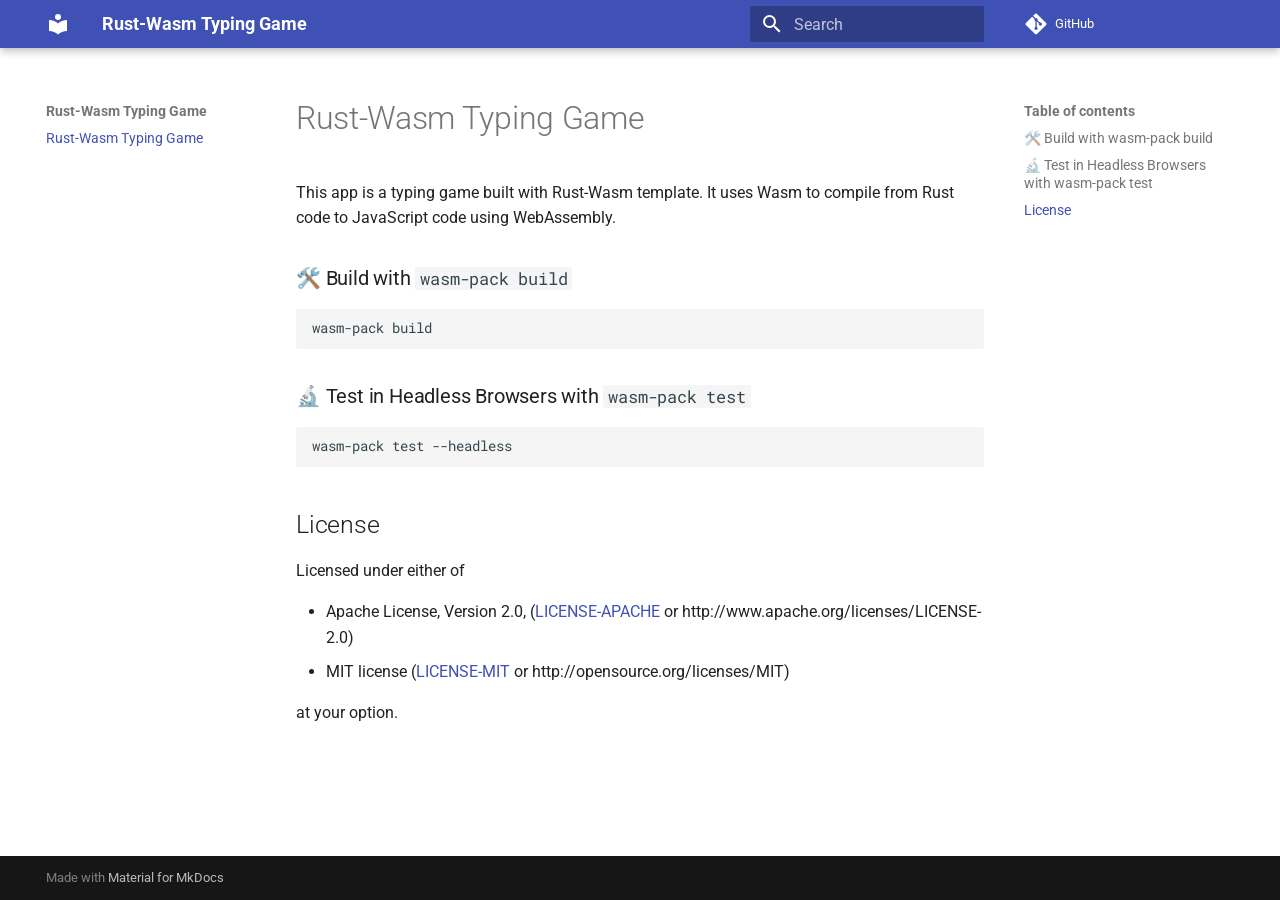
<file: index.html>
<!doctype html>
<html lang="en" class="no-js">
  <head>
    
      <meta charset="utf-8">
      <meta name="viewport" content="width=device-width,initial-scale=1">
      
      
      
      
      
      
        
      
      
      <link rel="icon" href="assets/images/favicon.png">
      <meta name="generator" content="mkdocs-1.6.1, mkdocs-material-9.8.0">
    
    
      
        <title>Rust-Wasm Typing Game</title>
      
    
    
      <link rel="stylesheet" href="assets/stylesheets/main.57a0d79d.min.css">
      
      


    
    
      
    
    
      
        
        
        <link rel="preconnect" href="https://fonts.gstatic.com" crossorigin>
        <link rel="stylesheet" href="https://fonts.googleapis.com/css?family=Roboto:300,300i,400,400i,700,700i%7CRoboto+Mono:400,400i,700,700i&display=fallback">
        <style>:root{--md-text-font:"Roboto";--md-code-font:"Roboto Mono"}</style>
      
    
    
    <script>__md_scope=new URL(".",location),__md_hash=e=>[...e].reduce(((e,_)=>(e<<5)-e+_.charCodeAt(0)),0),__md_get=(e,_=localStorage,t=__md_scope)=>JSON.parse(_.getItem(t.pathname+"."+e)),__md_set=(e,_,t=localStorage,a=__md_scope)=>{try{t.setItem(a.pathname+"."+e,JSON.stringify(_))}catch(e){}}</script>
    
      

    
    
  </head>
  
  
    <body dir="ltr">
  
    
    <input class="md-toggle" data-md-toggle="drawer" type="checkbox" id="__drawer" autocomplete="off">
    <input class="md-toggle" data-md-toggle="search" type="checkbox" id="__search" autocomplete="off">
    <label class="md-overlay" for="__drawer"></label>
    <div data-md-component="skip">
      
        
        <a href="#rust-wasm-typing-game" class="md-skip">
          Skip to content
        </a>
      
    </div>
    <div data-md-component="announce">
      
    </div>
    
    
      

  

<header class="md-header md-header--shadow" data-md-component="header">
  <nav class="md-header__inner md-grid" aria-label="Header">
    <a href="." title="Rust-Wasm Typing Game" class="md-header__button md-logo" aria-label="Rust-Wasm Typing Game" data-md-component="logo">
      
  
  <svg xmlns="http://www.w3.org/2000/svg" viewBox="0 0 24 24"><path d="M12 8a3 3 0 0 0 3-3 3 3 0 0 0-3-3 3 3 0 0 0-3 3 3 3 0 0 0 3 3m0 3.54C9.64 9.35 6.5 8 3 8v11c3.5 0 6.64 1.35 9 3.54 2.36-2.19 5.5-3.54 9-3.54V8c-3.5 0-6.64 1.35-9 3.54"/></svg>

    </a>
    <label class="md-header__button md-icon" for="__drawer">
      
      <svg xmlns="http://www.w3.org/2000/svg" viewBox="0 0 24 24"><path d="M3 6h18v2H3zm0 5h18v2H3zm0 5h18v2H3z"/></svg>
    </label>
    <div class="md-header__title" data-md-component="header-title">
      <div class="md-header__ellipsis">
        <div class="md-header__topic">
          <span class="md-ellipsis">
            Rust-Wasm Typing Game
          </span>
        </div>
        <div class="md-header__topic" data-md-component="header-topic">
          <span class="md-ellipsis">
            
              Rust-Wasm Typing Game
            
          </span>
        </div>
      </div>
    </div>
    
    
      <script>var palette=__md_get("__palette");if(palette&&palette.color){if("(prefers-color-scheme)"===palette.color.media){var media=matchMedia("(prefers-color-scheme: light)"),input=document.querySelector(media.matches?"[data-md-color-media='(prefers-color-scheme: light)']":"[data-md-color-media='(prefers-color-scheme: dark)']");palette.color.media=input.getAttribute("data-md-color-media"),palette.color.scheme=input.getAttribute("data-md-color-scheme"),palette.color.primary=input.getAttribute("data-md-color-primary"),palette.color.accent=input.getAttribute("data-md-color-accent")}for(var[key,value]of Object.entries(palette.color))document.body.setAttribute("data-md-color-"+key,value)}</script>
    
    
    
      
      
        <label class="md-header__button md-icon" for="__search">
          
          <svg xmlns="http://www.w3.org/2000/svg" viewBox="0 0 24 24"><path d="M9.5 3A6.5 6.5 0 0 1 16 9.5c0 1.61-.59 3.09-1.56 4.23l.27.27h.79l5 5-1.5 1.5-5-5v-.79l-.27-.27A6.52 6.52 0 0 1 9.5 16 6.5 6.5 0 0 1 3 9.5 6.5 6.5 0 0 1 9.5 3m0 2C7 5 5 7 5 9.5S7 14 9.5 14 14 12 14 9.5 12 5 9.5 5"/></svg>
        </label>
        <div class="md-search" data-md-component="search" role="dialog">
  <label class="md-search__overlay" for="__search"></label>
  <div class="md-search__inner" role="search">
    <form class="md-search__form" name="search">
      <input type="text" class="md-search__input" name="query" aria-label="Search" placeholder="Search" autocapitalize="off" autocorrect="off" autocomplete="off" spellcheck="false" data-md-component="search-query" required>
      <label class="md-search__icon md-icon" for="__search">
        
        <svg xmlns="http://www.w3.org/2000/svg" viewBox="0 0 24 24"><path d="M9.5 3A6.5 6.5 0 0 1 16 9.5c0 1.61-.59 3.09-1.56 4.23l.27.27h.79l5 5-1.5 1.5-5-5v-.79l-.27-.27A6.52 6.52 0 0 1 9.5 16 6.5 6.5 0 0 1 3 9.5 6.5 6.5 0 0 1 9.5 3m0 2C7 5 5 7 5 9.5S7 14 9.5 14 14 12 14 9.5 12 5 9.5 5"/></svg>
        
        <svg xmlns="http://www.w3.org/2000/svg" viewBox="0 0 24 24"><path d="M20 11v2H8l5.5 5.5-1.42 1.42L4.16 12l7.92-7.92L13.5 5.5 8 11z"/></svg>
      </label>
      <nav class="md-search__options" aria-label="Search">
        
        <button type="reset" class="md-search__icon md-icon" title="Clear" aria-label="Clear" tabindex="-1">
          
          <svg xmlns="http://www.w3.org/2000/svg" viewBox="0 0 24 24"><path d="M19 6.41 17.59 5 12 10.59 6.41 5 5 6.41 10.59 12 5 17.59 6.41 19 12 13.41 17.59 19 19 17.59 13.41 12z"/></svg>
        </button>
      </nav>
      
    </form>
    <div class="md-search__output">
      <div class="md-search__scrollwrap" tabindex="0" data-md-scrollfix>
        <div class="md-search-result" data-md-component="search-result">
          <div class="md-search-result__meta">
            Initializing search
          </div>
          <ol class="md-search-result__list" role="presentation"></ol>
        </div>
      </div>
    </div>
  </div>
</div>
      
    
    
      <div class="md-header__source">
        <a href="https://github.com/lulunac27a/rust-wasm-typing-game" title="Go to repository" class="md-source" data-md-component="source">
  <div class="md-source__icon md-icon">
    
    <svg xmlns="http://www.w3.org/2000/svg" viewBox="0 0 448 512"><!--! Font Awesome Free 7.1.0 by @fontawesome - https://fontawesome.com License - https://fontawesome.com/license/free (Icons: CC BY 4.0, Fonts: SIL OFL 1.1, Code: MIT License) Copyright 2025 Fonticons, Inc.--><path d="M439.6 236.1 244 40.5c-5.4-5.5-12.8-8.5-20.4-8.5s-15 3-20.4 8.4L162.5 81l51.5 51.5c27.1-9.1 52.7 16.8 43.4 43.7l49.7 49.7c34.2-11.8 61.2 31 35.5 56.7-26.5 26.5-70.2-2.9-56-37.3L240.3 199v121.9c25.3 12.5 22.3 41.8 9.1 55-6.4 6.4-15.2 10.1-24.3 10.1s-17.8-3.6-24.3-10.1c-17.6-17.6-11.1-46.9 11.2-56v-123c-20.8-8.5-24.6-30.7-18.6-45L142.6 101 8.5 235.1C3 240.6 0 247.9 0 255.5s3 15 8.5 20.4l195.6 195.7c5.4 5.4 12.7 8.4 20.4 8.4s15-3 20.4-8.4l194.7-194.7c5.4-5.4 8.4-12.8 8.4-20.4s-3-15-8.4-20.4"/></svg>
  </div>
  <div class="md-source__repository">
    GitHub
  </div>
</a>
      </div>
    
  </nav>
  
</header>
    
    <div class="md-container" data-md-component="container">
      
      
        
          
        
      
      <main class="md-main" data-md-component="main">
        <div class="md-main__inner md-grid">
          
            
              
              <div class="md-sidebar md-sidebar--primary" data-md-component="sidebar" data-md-type="navigation" >
                <div class="md-sidebar__scrollwrap">
                  <div class="md-sidebar__inner">
                    



<nav class="md-nav md-nav--primary" aria-label="Navigation" data-md-level="0">
  <label class="md-nav__title" for="__drawer">
    <a href="." title="Rust-Wasm Typing Game" class="md-nav__button md-logo" aria-label="Rust-Wasm Typing Game" data-md-component="logo">
      
  
  <svg xmlns="http://www.w3.org/2000/svg" viewBox="0 0 24 24"><path d="M12 8a3 3 0 0 0 3-3 3 3 0 0 0-3-3 3 3 0 0 0-3 3 3 3 0 0 0 3 3m0 3.54C9.64 9.35 6.5 8 3 8v11c3.5 0 6.64 1.35 9 3.54 2.36-2.19 5.5-3.54 9-3.54V8c-3.5 0-6.64 1.35-9 3.54"/></svg>

    </a>
    Rust-Wasm Typing Game
  </label>
  
    <div class="md-nav__source">
      <a href="https://github.com/lulunac27a/rust-wasm-typing-game" title="Go to repository" class="md-source" data-md-component="source">
  <div class="md-source__icon md-icon">
    
    <svg xmlns="http://www.w3.org/2000/svg" viewBox="0 0 448 512"><!--! Font Awesome Free 7.1.0 by @fontawesome - https://fontawesome.com License - https://fontawesome.com/license/free (Icons: CC BY 4.0, Fonts: SIL OFL 1.1, Code: MIT License) Copyright 2025 Fonticons, Inc.--><path d="M439.6 236.1 244 40.5c-5.4-5.5-12.8-8.5-20.4-8.5s-15 3-20.4 8.4L162.5 81l51.5 51.5c27.1-9.1 52.7 16.8 43.4 43.7l49.7 49.7c34.2-11.8 61.2 31 35.5 56.7-26.5 26.5-70.2-2.9-56-37.3L240.3 199v121.9c25.3 12.5 22.3 41.8 9.1 55-6.4 6.4-15.2 10.1-24.3 10.1s-17.8-3.6-24.3-10.1c-17.6-17.6-11.1-46.9 11.2-56v-123c-20.8-8.5-24.6-30.7-18.6-45L142.6 101 8.5 235.1C3 240.6 0 247.9 0 255.5s3 15 8.5 20.4l195.6 195.7c5.4 5.4 12.7 8.4 20.4 8.4s15-3 20.4-8.4l194.7-194.7c5.4-5.4 8.4-12.8 8.4-20.4s-3-15-8.4-20.4"/></svg>
  </div>
  <div class="md-source__repository">
    GitHub
  </div>
</a>
    </div>
  
  <ul class="md-nav__list" data-md-scrollfix>
    
      
      
  
  
    
  
  
  
    <li class="md-nav__item md-nav__item--active">
      
      <input class="md-nav__toggle md-toggle" type="checkbox" id="__toc">
      
      
        
      
      
        <label class="md-nav__link md-nav__link--active" for="__toc">
          
  
  
  <span class="md-ellipsis">
    
  
    Rust-Wasm Typing Game
  

    
  </span>
  
  

          <span class="md-nav__icon md-icon"></span>
        </label>
      
      <a href="." class="md-nav__link md-nav__link--active">
        
  
  
  <span class="md-ellipsis">
    
  
    Rust-Wasm Typing Game
  

    
  </span>
  
  

      </a>
      
        

<nav class="md-nav md-nav--secondary" aria-label="Table of contents">
  
  
  
    
  
  
    <label class="md-nav__title" for="__toc">
      <span class="md-nav__icon md-icon"></span>
      Table of contents
    </label>
    <ul class="md-nav__list" data-md-component="toc" data-md-scrollfix>
      
        <li class="md-nav__item">
  <a href="#build-with-wasm-pack-build" class="md-nav__link">
    <span class="md-ellipsis">
      
        🛠️ Build with wasm-pack build
      
    </span>
  </a>
  
</li>
      
        <li class="md-nav__item">
  <a href="#test-in-headless-browsers-with-wasm-pack-test" class="md-nav__link">
    <span class="md-ellipsis">
      
        🔬 Test in Headless Browsers with wasm-pack test
      
    </span>
  </a>
  
</li>
      
        <li class="md-nav__item">
  <a href="#license" class="md-nav__link">
    <span class="md-ellipsis">
      
        License
      
    </span>
  </a>
  
</li>
      
    </ul>
  
</nav>
      
    </li>
  

    
  </ul>
</nav>
                  </div>
                </div>
              </div>
            
            
              
              <div class="md-sidebar md-sidebar--secondary" data-md-component="sidebar" data-md-type="toc" >
                <div class="md-sidebar__scrollwrap">
                  <div class="md-sidebar__inner">
                    

<nav class="md-nav md-nav--secondary" aria-label="Table of contents">
  
  
  
    
  
  
    <label class="md-nav__title" for="__toc">
      <span class="md-nav__icon md-icon"></span>
      Table of contents
    </label>
    <ul class="md-nav__list" data-md-component="toc" data-md-scrollfix>
      
        <li class="md-nav__item">
  <a href="#build-with-wasm-pack-build" class="md-nav__link">
    <span class="md-ellipsis">
      
        🛠️ Build with wasm-pack build
      
    </span>
  </a>
  
</li>
      
        <li class="md-nav__item">
  <a href="#test-in-headless-browsers-with-wasm-pack-test" class="md-nav__link">
    <span class="md-ellipsis">
      
        🔬 Test in Headless Browsers with wasm-pack test
      
    </span>
  </a>
  
</li>
      
        <li class="md-nav__item">
  <a href="#license" class="md-nav__link">
    <span class="md-ellipsis">
      
        License
      
    </span>
  </a>
  
</li>
      
    </ul>
  
</nav>
                  </div>
                </div>
              </div>
            
          
          
            <div class="md-content" data-md-component="content">
              
              <article class="md-content__inner md-typeset">
                
                  


  
  


<h1 id="rust-wasm-typing-game">Rust-Wasm Typing Game</h1>
<p>This app is a typing game built with Rust-Wasm template. It uses Wasm to compile
from Rust code to JavaScript code using WebAssembly.</p>
<h3 id="build-with-wasm-pack-build">🛠️ Build with <code>wasm-pack build</code></h3>
<pre><code>wasm-pack build
</code></pre>
<h3 id="test-in-headless-browsers-with-wasm-pack-test">🔬 Test in Headless Browsers with <code>wasm-pack test</code></h3>
<pre><code>wasm-pack test --headless
</code></pre>
<h2 id="license">License</h2>
<p>Licensed under either of</p>
<ul>
<li>Apache License, Version 2.0, (<a href="LICENSE-APACHE">LICENSE-APACHE</a> or
  http://www.apache.org/licenses/LICENSE-2.0)</li>
<li>MIT license (<a href="LICENSE-MIT">LICENSE-MIT</a> or http://opensource.org/licenses/MIT)</li>
</ul>
<p>at your option.</p>












                
              </article>
            </div>
          
          
<script>var target=document.getElementById(location.hash.slice(1));target&&target.name&&(target.checked=target.name.startsWith("__tabbed_"))</script>
        </div>
        
      </main>
      
        <footer class="md-footer">
  
  <div class="md-footer-meta md-typeset">
    <div class="md-footer-meta__inner md-grid">
      <div class="md-copyright">
  
  
    Made with
    <a href="https://squidfunk.github.io/mkdocs-material/" target="_blank" rel="noopener">
      Material for MkDocs
    </a>
  
</div>
      
    </div>
  </div>
</footer>
      
    </div>
    <div class="md-dialog" data-md-component="dialog">
      <div class="md-dialog__inner md-typeset"></div>
    </div>
    
    
    
      
      
      <script id="__config" type="application/json">{"annotate": null, "base": ".", "features": [], "search": "assets/javascripts/workers/search.a7633da7.min.js", "tags": null, "translations": {"clipboard.copied": "Copied to clipboard", "clipboard.copy": "Copy to clipboard", "search.result.more.one": "1 more on this page", "search.result.more.other": "# more on this page", "search.result.none": "No matching documents", "search.result.one": "1 matching document", "search.result.other": "# matching documents", "search.result.placeholder": "Type to start searching", "search.result.term.missing": "Missing", "select.version": "Select version"}, "version": null}</script>
    
    
      <script src="assets/javascripts/bundle.c21346df.min.js"></script>
      
    
  </body>
</html>
</file>
<file: assets/stylesheets/main.57a0d79d.min.css>
@charset "UTF-8";html{box-sizing:border-box;-webkit-text-size-adjust:none;-moz-text-size-adjust:none;text-size-adjust:none}*,:after,:before{box-sizing:inherit}@media(prefers-reduced-motion){*,:after,:before{transition:none!important}}body{margin:0;-webkit-font-smoothing:antialiased;-moz-osx-font-smoothing:grayscale;--md-text-font-family:var(--md-text-font, _),
    -apple-system, BlinkMacSystemFont, Helvetica, Arial, sans-serif;--md-code-font-family:var(--md-code-font, _),
    SFMono-Regular, Consolas, Menlo, monospace}.md-typeset code:not(.focus-visible),a,button,input,label{-webkit-tap-highlight-color:transparent}a{color:inherit;text-decoration:none}hr{box-sizing:initial;display:block;height:.05rem;padding:0;overflow:visible;border:0}small{font-size:80%}sub,sup{line-height:1em}img{border-style:none}table{border-spacing:0;border-collapse:initial}td,th{font-weight:400;vertical-align:top}button{padding:0;margin:0;font-family:inherit;font-size:inherit;background:#0000;border:0}input{border:0;outline:none}:root{--md-primary-fg-color:#4051b5;--md-primary-fg-color--light:#5d6cc0;--md-primary-fg-color--dark:#303fa1;--md-primary-bg-color:#fff;--md-primary-bg-color--light:#ffffffb3;--md-accent-fg-color:#526cfe;--md-accent-fg-color--transparent:#526cfe1a;--md-accent-bg-color:#fff;--md-accent-bg-color--light:#ffffffb3;--md-typeset-table-sort-icon:url("data:image/svg+xml;charset=utf-8,<svg xmlns='http://www.w3.org/2000/svg' viewBox='0 0 24 24'><path d='m18 21-4-4h3V7h-3l4-4 4 4h-3v10h3M2 19v-2h10v2M2 13v-2h7v2M2 7V5h4v2z'/></svg>");--md-typeset-table-sort-icon--asc:url("data:image/svg+xml;charset=utf-8,<svg xmlns='http://www.w3.org/2000/svg' viewBox='0 0 24 24'><path d='M19 17h3l-4 4-4-4h3V3h2M2 17h10v2H2M6 5v2H2V5m0 6h7v2H2z'/></svg>");--md-typeset-table-sort-icon--desc:url("data:image/svg+xml;charset=utf-8,<svg xmlns='http://www.w3.org/2000/svg' viewBox='0 0 24 24'><path d='M19 7h3l-4-4-4 4h3v14h2M2 17h10v2H2M6 5v2H2V5m0 6h7v2H2z'/></svg>")}[data-md-color-scheme=default]{color-scheme:light}[data-md-color-scheme=default] img[src$="#gh-dark-mode-only"],[data-md-color-scheme=default] img[src$="#only-dark"]{display:none}:root,[data-md-color-scheme=default]{--md-hue:225deg;--md-default-fg-color:#000000de;--md-default-fg-color--light:#0000008a;--md-default-fg-color--lighter:#00000052;--md-default-fg-color--lightest:#00000012;--md-default-bg-color:#fff;--md-default-bg-color--light:#ffffffb3;--md-default-bg-color--lighter:#ffffff4d;--md-default-bg-color--lightest:#ffffff1f;--md-code-fg-color:#36464e;--md-code-bg-color:#f5f5f5;--md-code-bg-color--light:#f5f5f5b3;--md-code-bg-color--lighter:#f5f5f54d;--md-code-hl-color:#4287ff;--md-code-hl-color--light:#4287ff1a;--md-code-hl-number-color:#d52a2a;--md-code-hl-special-color:#db1457;--md-code-hl-function-color:#a846b9;--md-code-hl-constant-color:#6e59d9;--md-code-hl-keyword-color:#3f6ec6;--md-code-hl-string-color:#1c7d4d;--md-code-hl-name-color:var(--md-code-fg-color);--md-code-hl-operator-color:var(--md-default-fg-color--light);--md-code-hl-punctuation-color:var(--md-default-fg-color--light);--md-code-hl-comment-color:var(--md-default-fg-color--light);--md-code-hl-generic-color:var(--md-default-fg-color--light);--md-code-hl-variable-color:var(--md-default-fg-color--light);--md-typeset-color:var(--md-default-fg-color);--md-typeset-a-color:var(--md-primary-fg-color);--md-typeset-del-color:#f5503d26;--md-typeset-ins-color:#0bd57026;--md-typeset-kbd-color:#fafafa;--md-typeset-kbd-accent-color:#fff;--md-typeset-kbd-border-color:#b8b8b8;--md-typeset-mark-color:#ffff0080;--md-typeset-table-color:#0000001f;--md-typeset-table-color--light:#00000009;--md-admonition-fg-color:var(--md-default-fg-color);--md-admonition-bg-color:var(--md-default-bg-color);--md-warning-fg-color:#000000de;--md-warning-bg-color:#ff9;--md-footer-fg-color:#fff;--md-footer-fg-color--light:#ffffffb3;--md-footer-fg-color--lighter:#ffffff73;--md-footer-bg-color:#000000de;--md-footer-bg-color--dark:#00000052;--md-shadow-z1:0 0.2rem 0.5rem #0000000d,
    0 0 0.05rem #0000001a;--md-shadow-z2:0 0.2rem 0.5rem #0000001a,
    0 0 0.05rem #00000040;--md-shadow-z3:0 0.2rem 0.5rem #0003,
    0 0 0.05rem #00000059}.md-icon svg{display:block;width:1.2rem;height:1.2rem;fill:currentcolor}aside,body,input{font-family:var(--md-text-font-family);font-feature-settings:"kern","liga";color:var(--md-typeset-color)}code,kbd,pre{font-family:var(--md-code-font-family);font-feature-settings:"kern"}.md-typeset{font-size:.8rem;line-height:1.6;overflow-wrap:break-word;-webkit-print-color-adjust:exact;color-adjust:exact}@media print{.md-typeset{font-size:.68rem}.md-typeset code,.md-typeset kbd,.md-typeset pre{white-space:pre-wrap}}.md-typeset blockquote,.md-typeset dl,.md-typeset figure,.md-typeset ol,.md-typeset pre,.md-typeset ul{margin-top:1em;margin-bottom:1em}.md-typeset h1{margin:0 0 1.25em;font-size:2em;line-height:1.3;color:var(--md-default-fg-color--light)}.md-typeset h1,.md-typeset h2{font-weight:300;letter-spacing:-.01em}.md-typeset h2{margin:1.6em 0 .64em;font-size:1.5625em;line-height:1.4}.md-typeset h3{margin:1.6em 0 .8em;font-size:1.25em;font-weight:400;line-height:1.5;letter-spacing:-.01em}.md-typeset h2+h3{margin-top:.8em}.md-typeset h4{margin:1em 0;font-weight:700;letter-spacing:-.01em}.md-typeset h5,.md-typeset h6{margin:1.25em 0;font-size:.8em;font-weight:700;color:var(--md-default-fg-color--light);letter-spacing:-.01em}.md-typeset h5{text-transform:uppercase}.md-typeset h5 code{text-transform:none}.md-typeset hr{display:flow-root;margin:1.5em 0;border-bottom:.05rem solid var(--md-default-fg-color--lightest)}.md-typeset a{color:var(--md-typeset-a-color);word-break:break-word}.md-typeset a,.md-typeset a:before{transition:color 125ms}.md-typeset a:focus,.md-typeset a:hover{color:var(--md-accent-fg-color)}.md-typeset a:focus code,.md-typeset a:hover code{color:var(--md-accent-fg-color);background-color:var(--md-accent-fg-color--transparent)}.md-typeset a code{color:var(--md-typeset-a-color)}.md-typeset a.focus-visible{outline-color:var(--md-accent-fg-color);outline-offset:.2rem}.md-typeset code,.md-typeset kbd,.md-typeset pre{font-variant-ligatures:none;color:var(--md-code-fg-color);direction:ltr;transition:background-color 125ms}.md-typeset code{padding:0 .2941176471em;font-size:.85em;word-break:break-word;background-color:var(--md-code-bg-color);border-radius:.1rem;-webkit-box-decoration-break:clone;box-decoration-break:clone;transition:color 125ms,background-color 125ms}.md-typeset code:not(.focus-visible){outline:none}.md-typeset pre{position:relative;display:flow-root;line-height:1.4}.md-typeset pre>code{display:block;padding:.7720588235em 1.1764705882em;margin:0;overflow:auto;word-break:normal;touch-action:auto;scrollbar-color:var(--md-default-fg-color--lighter) #0000;scrollbar-width:thin;outline-color:var(--md-accent-fg-color);box-shadow:none;-webkit-box-decoration-break:slice;box-decoration-break:slice}.md-typeset pre>code:hover{scrollbar-color:var(--md-accent-fg-color) #0000}.md-typeset pre>code::-webkit-scrollbar{width:.2rem;height:.2rem}.md-typeset pre>code::-webkit-scrollbar-thumb{background-color:var(--md-default-fg-color--lighter)}.md-typeset pre>code::-webkit-scrollbar-thumb:hover{background-color:var(--md-accent-fg-color)}.md-typeset kbd{display:inline-block;padding:0 .6666666667em;font-size:.75em;color:var(--md-default-fg-color);word-break:break-word;vertical-align:text-top;background-color:var(--md-typeset-kbd-color);border-radius:.1rem;box-shadow:0 .1rem 0 .05rem var(--md-typeset-kbd-border-color),0 .1rem 0 var(--md-typeset-kbd-border-color),0 -.1rem .2rem var(--md-typeset-kbd-accent-color) inset}.md-typeset mark{color:inherit;word-break:break-word;background-color:var(--md-typeset-mark-color);-webkit-box-decoration-break:clone;box-decoration-break:clone}.md-typeset abbr{text-decoration:none;cursor:help}.md-typeset [data-preview],.md-typeset abbr{border-bottom:.05rem dotted var(--md-default-fg-color--light)}.md-typeset small{opacity:.75}[dir=ltr] .md-typeset sub,[dir=ltr] .md-typeset sup{margin-left:.078125em}[dir=rtl] .md-typeset sub,[dir=rtl] .md-typeset sup{margin-right:.078125em}[dir=ltr] .md-typeset blockquote{padding-left:.6rem;border-left:.2rem solid var(--md-default-fg-color--lighter)}[dir=rtl] .md-typeset blockquote{padding-right:.6rem;border-right:.2rem solid var(--md-default-fg-color--lighter)}.md-typeset blockquote{margin-left:0;margin-right:0;color:var(--md-default-fg-color--light)}.md-typeset ul{list-style-type:disc}.md-typeset ul[type]{list-style-type:revert-layer}[dir=ltr] .md-typeset ol,[dir=ltr] .md-typeset ol li ol,[dir=ltr] .md-typeset ol li ul,[dir=ltr] .md-typeset ul,[dir=ltr] .md-typeset ul li ol,[dir=ltr] .md-typeset ul li ul{margin-left:.625em}[dir=rtl] .md-typeset ol,[dir=rtl] .md-typeset ol li ol,[dir=rtl] .md-typeset ol li ul,[dir=rtl] .md-typeset ul,[dir=rtl] .md-typeset ul li ol,[dir=rtl] .md-typeset ul li ul{margin-right:.625em}.md-typeset ol,.md-typeset ul{padding:0}.md-typeset ol:not([hidden]),.md-typeset ul:not([hidden]){display:flow-root}.md-typeset ol ol,.md-typeset ul ol{list-style-type:lower-alpha}.md-typeset ol ol ol,.md-typeset ul ol ol{list-style-type:lower-roman}.md-typeset ol ol ol ol,.md-typeset ul ol ol ol{list-style-type:upper-alpha}.md-typeset ol ol ol ol ol,.md-typeset ul ol ol ol ol{list-style-type:upper-roman}.md-typeset ol[type],.md-typeset ul[type]{list-style-type:revert-layer}[dir=ltr] .md-typeset ol li,[dir=ltr] .md-typeset ul li{margin-left:1.25em}[dir=rtl] .md-typeset ol li,[dir=rtl] .md-typeset ul li{margin-right:1.25em}.md-typeset ol li,.md-typeset ul li{margin-bottom:.5em}.md-typeset ol li blockquote,.md-typeset ol li p,.md-typeset ul li blockquote,.md-typeset ul li p{margin:.5em 0}.md-typeset ol li:last-child,.md-typeset ul li:last-child{margin-bottom:0}.md-typeset ol li ol,.md-typeset ol li ul,.md-typeset ul li ol,.md-typeset ul li ul{margin-top:.5em;margin-bottom:.5em}[dir=ltr] .md-typeset dd{margin-left:1.875em}[dir=rtl] .md-typeset dd{margin-right:1.875em}.md-typeset dd{margin-top:1em;margin-bottom:1.5em}.md-typeset img,.md-typeset svg,.md-typeset video{max-width:100%;height:auto}.md-typeset img[align=left]{margin:1em 1em 1em 0}.md-typeset img[align=right]{margin:1em 0 1em 1em}.md-typeset img[align]:only-child{margin-top:0}.md-typeset figure{display:flow-root;width:fit-content;max-width:100%;margin:1em auto;text-align:center}.md-typeset figure img{display:block;margin:0 auto}.md-typeset figcaption{max-width:24rem;margin:1em auto;font-style:italic}.md-typeset iframe{max-width:100%}.md-typeset table:not([class]){display:inline-block;max-width:100%;overflow:auto;font-size:.64rem;touch-action:auto;background-color:var(--md-default-bg-color);border:.05rem solid var(--md-typeset-table-color);border-radius:.1rem}@media print{.md-typeset table:not([class]){display:table}}.md-typeset table:not([class])+*{margin-top:1.5em}.md-typeset table:not([class]) td>:first-child,.md-typeset table:not([class]) th>:first-child{margin-top:0}.md-typeset table:not([class]) td>:last-child,.md-typeset table:not([class]) th>:last-child{margin-bottom:0}.md-typeset table:not([class]) td:not([align]),.md-typeset table:not([class]) th:not([align]){text-align:left}[dir=rtl] .md-typeset table:not([class]) td:not([align]),[dir=rtl] .md-typeset table:not([class]) th:not([align]){text-align:right}.md-typeset table:not([class]) th{min-width:5rem;padding:.9375em 1.25em;font-weight:700;vertical-align:top}.md-typeset table:not([class]) td{padding:.9375em 1.25em;vertical-align:top;border-top:.05rem solid var(--md-typeset-table-color)}.md-typeset table:not([class]) tbody tr{transition:background-color 125ms}.md-typeset table:not([class]) tbody tr:hover{background-color:var(--md-typeset-table-color--light);box-shadow:0 .05rem 0 var(--md-default-bg-color) inset}.md-typeset table:not([class]) a{word-break:normal}.md-typeset table th[role=columnheader]{cursor:pointer}[dir=ltr] .md-typeset table th[role=columnheader]:after{margin-left:.5em}[dir=rtl] .md-typeset table th[role=columnheader]:after{margin-right:.5em}.md-typeset table th[role=columnheader]:after{display:inline-block;width:1.2em;height:1.2em;vertical-align:text-bottom;content:"";-webkit-mask-image:var(--md-typeset-table-sort-icon);mask-image:var(--md-typeset-table-sort-icon);-webkit-mask-repeat:no-repeat;mask-repeat:no-repeat;-webkit-mask-size:contain;mask-size:contain;transition:background-color 125ms}.md-typeset table th[role=columnheader]:hover:after{background-color:var(--md-default-fg-color--lighter)}.md-typeset table th[role=columnheader][aria-sort=ascending]:after{background-color:var(--md-default-fg-color--light);-webkit-mask-image:var(--md-typeset-table-sort-icon--asc);mask-image:var(--md-typeset-table-sort-icon--asc)}.md-typeset table th[role=columnheader][aria-sort=descending]:after{background-color:var(--md-default-fg-color--light);-webkit-mask-image:var(--md-typeset-table-sort-icon--desc);mask-image:var(--md-typeset-table-sort-icon--desc)}.md-typeset__scrollwrap{margin:1em -.8rem;overflow-x:auto;touch-action:auto}.md-typeset__table{display:inline-block;padding:0 .8rem;margin-bottom:.5em}@media print{.md-typeset__table{display:block}}html .md-typeset__table table{display:table;width:100%;margin:0;overflow:hidden}@media screen and (max-width:44.984375em){.md-content__inner>pre{margin:1em -.8rem}.md-content__inner>pre code{border-radius:0}}.md-typeset .md-author{position:relative;display:block;flex-shrink:0;width:1.6rem;height:1.6rem;overflow:hidden;border-radius:100%;transition:color 125ms,transform 125ms}.md-typeset .md-author img{display:block}.md-typeset .md-author--more{font-size:.6rem;font-weight:700;line-height:1.6rem;color:var(--md-default-fg-color--lighter);text-align:center;background:var(--md-default-fg-color--lightest)}.md-typeset .md-author--long{width:2.4rem;height:2.4rem}.md-typeset a.md-author{transform:scale(1)}.md-typeset a.md-author img{filter:grayscale(100%) opacity(75%);border-radius:100%;transition:filter 125ms}.md-typeset a.md-author:focus,.md-typeset a.md-author:hover{z-index:1;transform:scale(1.1)}.md-typeset a.md-author:focus img,.md-typeset a.md-author:hover img{filter:grayscale(0)}.md-banner{overflow:auto;color:var(--md-footer-fg-color);background-color:var(--md-footer-bg-color)}@media print{.md-banner{display:none}}.md-banner--warning{color:var(--md-warning-fg-color);background-color:var(--md-warning-bg-color)}.md-banner__inner{padding:0 .8rem;margin:.6rem auto;font-size:.7rem}[dir=ltr] .md-banner__button{float:right}[dir=rtl] .md-banner__button{float:left}.md-banner__button{color:inherit;cursor:pointer;transition:opacity .25s}.no-js .md-banner__button{display:none}.md-banner__button:hover{opacity:.7}html{height:100%;overflow-x:hidden;font-size:125%}@media screen and (min-width:100em){html{font-size:137.5%}}@media screen and (min-width:125em){html{font-size:150%}}body{position:relative;display:flex;flex-direction:column;width:100%;min-height:100%;font-size:.5rem;background-color:var(--md-default-bg-color)}@media print{body{display:block}}@media screen and (max-width:59.984375em){body[data-md-scrolllock]{position:fixed}}.md-grid{max-width:61rem;margin-left:auto;margin-right:auto}.md-container{display:flex;flex-grow:1;flex-direction:column}@media print{.md-container{display:block}}.md-main{flex-grow:1}.md-main__inner{display:flex;height:100%;margin-top:1.5rem}.md-ellipsis{overflow:hidden;text-overflow:ellipsis}.md-toggle{display:none}.md-option{position:absolute;width:0;height:0;opacity:0}.md-option:checked+label:not([hidden]){display:block}.md-option.focus-visible+label{outline-style:auto;outline-color:var(--md-accent-fg-color)}.md-skip{position:fixed;z-index:-1;padding:.3rem .5rem;margin:.5rem;font-size:.64rem;color:var(--md-default-bg-color);background-color:var(--md-default-fg-color);border-radius:.1rem;outline-color:var(--md-accent-fg-color);opacity:0;transform:translateY(.4rem)}.md-skip:focus{z-index:10;opacity:1;transition:transform .25s cubic-bezier(.4,0,.2,1),opacity 175ms 75ms;transform:translateY(0)}@page{margin:25mm}:root{--md-clipboard-icon:url("data:image/svg+xml;charset=utf-8,<svg xmlns='http://www.w3.org/2000/svg' viewBox='0 0 24 24'><path d='M19 21H8V7h11m0-2H8a2 2 0 0 0-2 2v14a2 2 0 0 0 2 2h11a2 2 0 0 0 2-2V7a2 2 0 0 0-2-2m-3-4H4a2 2 0 0 0-2 2v14h2V3h12z'/></svg>");--md-code-select-icon:url("data:image/svg+xml;charset=utf-8,<svg xmlns='http://www.w3.org/2000/svg' viewBox='0 0 24 24'><path d='M19 19h-4v2h4c1.1 0 2-.9 2-2v-4h-2m0-12h-4v2h4v4h2V5c0-1.1-.9-2-2-2M5 5h4V3H5c-1.1 0-2 .9-2 2v4h2m0 6H3v4c0 1.1.9 2 2 2h4v-2H5zm2-4h2v2H7zm4 0h2v2h-2zm4 0h2v2h-2zM7 7h2v2H7zm4 0h2v2h-2zm4 0h2v2h-2zm-8 8h2v2H7zm4 0h2v2h-2zm4 0h2v2h-2z'/></svg>");--md-code-copy-icon:url("data:image/svg+xml;charset=utf-8,<svg xmlns='http://www.w3.org/2000/svg' viewBox='0 0 24 24'><path d='M19 21H8V7h11m0-2H8a2 2 0 0 0-2 2v14a2 2 0 0 0 2 2h11a2 2 0 0 0 2-2V7a2 2 0 0 0-2-2m-3-4H4a2 2 0 0 0-2 2v14h2V3h12z'/></svg>")}.md-clipboard{z-index:1;width:1.5em;height:1.5em;color:var(--md-default-fg-color--lightest);cursor:pointer;border-radius:.1rem;outline-color:var(--md-accent-fg-color);outline-offset:.1rem;transition:color .25s}@media print{.md-clipboard{display:none}}.md-clipboard:not(.focus-visible){outline:none;-webkit-tap-highlight-color:transparent}:hover>.md-clipboard{color:var(--md-default-fg-color--light)}.md-clipboard:focus,.md-clipboard:hover{color:var(--md-accent-fg-color)}.md-clipboard:after{display:block;width:1.125em;height:1.125em;margin:0 auto;content:"";background-color:currentcolor;-webkit-mask-image:var(--md-clipboard-icon);mask-image:var(--md-clipboard-icon);-webkit-mask-repeat:no-repeat;mask-repeat:no-repeat;-webkit-mask-position:center;mask-position:center;-webkit-mask-size:contain;mask-size:contain}.md-clipboard--inline{cursor:pointer}.md-clipboard--inline code{transition:color .25s,background-color .25s}.md-clipboard--inline:focus code,.md-clipboard--inline:hover code{color:var(--md-accent-fg-color);background-color:var(--md-accent-fg-color--transparent)}.md-typeset .md-code__content{display:grid}.md-code__nav{position:absolute;top:.25em;right:.25em;z-index:1;display:flex;gap:.2rem;padding:.2rem;background-color:var(--md-code-bg-color--lighter);border-radius:.1rem;transition:background-color .25s}:hover>.md-code__nav{background-color:var(--md-code-bg-color--light)}.md-code__button{display:block;width:1.5em;height:1.5em;color:var(--md-default-fg-color--lightest);cursor:pointer;outline-color:var(--md-accent-fg-color);outline-offset:.1rem;transition:color .25s}:hover>*>.md-code__button{color:var(--md-default-fg-color--light)}.md-code__button.focus-visible,.md-code__button:hover{color:var(--md-accent-fg-color)}.md-code__button--active{color:var(--md-default-fg-color)!important}.md-code__button:after{display:block;width:1.125em;height:1.125em;margin:0 auto;content:"";background-color:currentcolor;-webkit-mask-repeat:no-repeat;mask-repeat:no-repeat;-webkit-mask-position:center;mask-position:center;-webkit-mask-size:contain;mask-size:contain}.md-code__button[data-md-type=select]:after{-webkit-mask-image:var(--md-code-select-icon);mask-image:var(--md-code-select-icon)}.md-code__button[data-md-type=copy]:after{-webkit-mask-image:var(--md-code-copy-icon);mask-image:var(--md-code-copy-icon)}@keyframes consent{0%{opacity:0;transform:translateY(100%)}to{opacity:1;transform:translateY(0)}}@keyframes overlay{0%{opacity:0}to{opacity:1}}.md-consent__overlay{position:fixed;top:0;z-index:5;width:100%;height:100%;background-color:#0000008a;-webkit-backdrop-filter:blur(.1rem);backdrop-filter:blur(.1rem);opacity:1;animation:overlay .25s both}.md-consent__inner{position:fixed;bottom:0;z-index:5;width:100%;max-height:100%;padding:0;overflow:auto;background-color:var(--md-default-bg-color);border:0;border-radius:.1rem;box-shadow:0 0 .2rem #0000001a,0 .2rem .4rem #0003;animation:consent .5s cubic-bezier(.1,.7,.1,1) both}.md-consent__form{padding:.8rem}.md-consent__settings{display:none;margin:1em 0}input:checked+.md-consent__settings{display:block}.md-consent__controls{margin-bottom:.8rem}.md-typeset .md-consent__controls .md-button{display:inline}@media screen and (max-width:44.984375em){.md-typeset .md-consent__controls .md-button{display:block;width:100%;margin-top:.4rem;text-align:center}}.md-consent label{cursor:pointer}.md-content{flex-grow:1;min-width:0}.md-content__inner{padding-top:.6rem;margin:0 .8rem 1.2rem}@media screen and (min-width:76.25em){[dir=ltr] .md-sidebar--primary:not([hidden])~.md-content>.md-content__inner,[dir=rtl] .md-sidebar--secondary:not([hidden])~.md-content>.md-content__inner{margin-left:1.2rem}[dir=ltr] .md-sidebar--secondary:not([hidden])~.md-content>.md-content__inner,[dir=rtl] .md-sidebar--primary:not([hidden])~.md-content>.md-content__inner{margin-right:1.2rem}}.md-content__inner:before{display:block;height:.4rem;content:""}.md-content__inner>:last-child{margin-bottom:0}[dir=ltr] .md-content__button{float:right;margin-left:.4rem}[dir=rtl] .md-content__button{float:left;margin-right:.4rem}.md-content__button{padding:0;margin:.4rem 0}@media print{.md-content__button{display:none}}.md-typeset .md-content__button{color:var(--md-default-fg-color--lighter)}.md-content__button svg{display:inline;vertical-align:top}[dir=rtl] .md-content__button svg{transform:scaleX(-1)}[dir=ltr] .md-dialog{right:.8rem}[dir=rtl] .md-dialog{left:.8rem}.md-dialog{position:fixed;bottom:.8rem;z-index:4;min-width:11.1rem;padding:.4rem .6rem;pointer-events:none;background-color:var(--md-default-fg-color);border-radius:.1rem;box-shadow:var(--md-shadow-z3);opacity:0;transition:transform 0s .4s,opacity .4s;transform:translateY(100%)}@media print{.md-dialog{display:none}}.md-dialog--active{pointer-events:auto;opacity:1;transition:transform .4s cubic-bezier(.075,.85,.175,1),opacity .4s;transform:translateY(0)}.md-dialog__inner{font-size:.7rem;color:var(--md-default-bg-color)}.md-feedback{margin:2em 0 1em;text-align:center}.md-feedback fieldset{padding:0;margin:0;border:none}.md-feedback__title{margin:1em auto;font-weight:700}.md-feedback__inner{position:relative}.md-feedback__list{position:relative;display:flex;flex-wrap:wrap;place-content:baseline center}.md-feedback__list:hover .md-icon:not(:disabled){color:var(--md-default-fg-color--lighter)}:disabled .md-feedback__list{min-height:1.8rem}.md-feedback__icon{flex-shrink:0;margin:0 .1rem;color:var(--md-default-fg-color--light);cursor:pointer;transition:color 125ms}.md-feedback__icon:not(:disabled).md-icon:hover{color:var(--md-accent-fg-color)}.md-feedback__icon:disabled{color:var(--md-default-fg-color--lightest);pointer-events:none}.md-feedback__note{position:relative;opacity:0;transition:transform .4s cubic-bezier(.1,.7,.1,1),opacity .15s;transform:translateY(.4rem)}.md-feedback__note>*{max-width:16rem;margin:0 auto}:disabled .md-feedback__note{opacity:1;transform:translateY(0)}@media print{.md-feedback,.md-footer{display:none}}.md-footer{color:var(--md-footer-fg-color);background-color:var(--md-footer-bg-color)}.md-footer__inner{justify-content:space-between;padding:.2rem;overflow:auto}.md-footer__inner:not([hidden]){display:flex}.md-footer__link{display:flex;flex-grow:.01;align-items:end;max-width:100%;margin-top:1rem;margin-bottom:.4rem;overflow:hidden;outline-color:var(--md-accent-fg-color);transition:opacity .25s}.md-footer__link:focus,.md-footer__link:hover{opacity:.7}[dir=rtl] .md-footer__link svg{transform:scaleX(-1)}@media screen and (max-width:44.984375em){.md-footer__link--prev{flex-shrink:0}.md-footer__link--prev .md-footer__title{display:none}}[dir=ltr] .md-footer__link--next{margin-left:auto}.md-footer__link--next{text-align:right}[dir=rtl] .md-footer__link--next{margin-right:auto;text-align:left}.md-footer__title{flex-grow:1;max-width:calc(100% - 2.4rem);padding:0 1rem;margin-bottom:.7rem;font-size:.9rem;white-space:nowrap}.md-footer__button{padding:.4rem;margin:.2rem}.md-footer__direction{font-size:.64rem;opacity:.7}.md-footer-meta{background-color:var(--md-footer-bg-color--dark)}.md-footer-meta__inner{display:flex;flex-wrap:wrap;justify-content:space-between;padding:.2rem}html .md-footer-meta.md-typeset a{color:var(--md-footer-fg-color--light)}html .md-footer-meta.md-typeset a:focus,html .md-footer-meta.md-typeset a:hover{color:var(--md-footer-fg-color)}.md-copyright{width:100%;padding:.4rem 0;margin:auto .6rem;font-size:.64rem;color:var(--md-footer-fg-color--lighter)}.md-copyright__highlight{color:var(--md-footer-fg-color--light)}.md-social{display:inline-flex;gap:.2rem;padding:.2rem 0 .6rem;margin:0 .4rem}@media screen and (min-width:45em){.md-copyright{width:auto}.md-social{padding:.6rem 0}}.md-social__link{display:inline-block;width:1.6rem;height:1.6rem;text-align:center}.md-social__link:before{line-height:1.9}.md-social__link svg{max-height:.8rem;vertical-align:-25%;fill:currentcolor}.md-typeset .md-button{display:inline-block;padding:.625em 2em;font-weight:700;color:var(--md-primary-fg-color);cursor:pointer;border:.1rem solid;border-radius:.1rem;transition:color 125ms,background-color 125ms,border-color 125ms}.md-typeset .md-button--primary{color:var(--md-primary-bg-color);background-color:var(--md-primary-fg-color);border-color:var(--md-primary-fg-color)}.md-typeset .md-button:focus,.md-typeset .md-button:hover{color:var(--md-accent-bg-color);background-color:var(--md-accent-fg-color);border-color:var(--md-accent-fg-color)}[dir=ltr] .md-typeset .md-input,[dir=rtl] .md-typeset .md-input{border-top-left-radius:.1rem}[dir=ltr] .md-typeset .md-input,[dir=rtl] .md-typeset .md-input{border-top-right-radius:.1rem}.md-typeset .md-input{height:1.8rem;padding:0 .6rem;font-size:.8rem;border-bottom:.1rem solid var(--md-default-fg-color--lighter);box-shadow:var(--md-shadow-z1);transition:border .25s,box-shadow .25s}.md-typeset .md-input:focus,.md-typeset .md-input:hover{border-bottom-color:var(--md-accent-fg-color);box-shadow:var(--md-shadow-z2)}.md-typeset .md-input--stretch{width:100%}.md-header{position:sticky;left:0;right:0;top:0;z-index:4;display:block;color:var(--md-primary-bg-color);background-color:var(--md-primary-fg-color);box-shadow:0 0 .2rem #0000,0 .2rem .4rem #0000}@media print{.md-header{display:none}}.md-header[hidden]{transition:transform .25s cubic-bezier(.8,0,.6,1),box-shadow .25s;transform:translateY(-100%)}.md-header--shadow{box-shadow:0 0 .2rem #0000001a,0 .2rem .4rem #0003;transition:transform .25s cubic-bezier(.1,.7,.1,1),box-shadow .25s}.md-header__inner{display:flex;align-items:center;padding:0 .2rem}.md-header__button{position:relative;z-index:1;padding:.4rem;margin:.2rem;color:currentcolor;vertical-align:middle;cursor:pointer;outline-color:var(--md-accent-fg-color);transition:opacity .25s}.md-header__button:hover{opacity:.7}.md-header__button:not([hidden]){display:inline-block}.md-header__button:not(.focus-visible){outline:none;-webkit-tap-highlight-color:transparent}.md-header__button.md-logo{padding:.4rem;margin:.2rem}@media screen and (max-width:76.234375em){.md-header__button.md-logo{display:none}}.md-header__button.md-logo img,.md-header__button.md-logo svg{display:block;width:auto;height:1.2rem;fill:currentcolor}@media screen and (min-width:60em){.md-header__button[for=__search]{display:none}}.no-js .md-header__button[for=__search]{display:none}[dir=rtl] .md-header__button[for=__search] svg{transform:scaleX(-1)}@media screen and (min-width:76.25em){.md-header__button[for=__drawer]{display:none}}.md-header__topic{position:absolute;display:flex;max-width:100%;white-space:nowrap;transition:transform .4s cubic-bezier(.1,.7,.1,1),opacity .15s}.md-header__topic+.md-header__topic{z-index:-1;pointer-events:none;opacity:0;transition:transform .4s cubic-bezier(1,.7,.1,.1),opacity .15s;transform:translateX(1.25rem)}[dir=rtl] .md-header__topic+.md-header__topic{transform:translateX(-1.25rem)}.md-draft,.md-header__topic:first-child,.md-nav__title{font-weight:700}[dir=ltr] .md-header__title{margin-left:1rem;margin-right:.4rem}[dir=rtl] .md-header__title{margin-right:1rem;margin-left:.4rem}.md-header__title{flex-grow:1;height:2.4rem;font-size:.9rem;line-height:2.4rem}.md-header__title--active .md-header__topic{z-index:-1;pointer-events:none;opacity:0;transition:transform .4s cubic-bezier(1,.7,.1,.1),opacity .15s;transform:translateX(-1.25rem)}[dir=rtl] .md-header__title--active .md-header__topic{transform:translateX(1.25rem)}.md-header__title--active .md-header__topic+.md-header__topic{z-index:0;pointer-events:auto;opacity:1;transition:transform .4s cubic-bezier(.1,.7,.1,1),opacity .15s;transform:translateX(0)}.md-header__title>.md-header__ellipsis{position:relative;width:100%;height:100%}.md-header__option{display:flex;flex-shrink:0;max-width:100%;white-space:nowrap;transition:max-width 0s .25s,opacity .25s .25s}[data-md-toggle=search]:checked~.md-header .md-header__option{max-width:0;opacity:0;transition:max-width,opacity}.md-header__option>input{bottom:0}.md-header__source{display:none}@media screen and (min-width:60em){[dir=ltr] .md-header__source{margin-left:1rem}[dir=rtl] .md-header__source{margin-right:1rem}.md-header__source{display:block;width:11.7rem;max-width:11.7rem}}@media screen and (min-width:76.25em){[dir=ltr] .md-header__source{margin-left:1.4rem}[dir=rtl] .md-header__source{margin-right:1.4rem}}.md-meta{font-size:.7rem;line-height:1.3;color:var(--md-default-fg-color--light)}.md-meta__list{display:inline-flex;flex-wrap:wrap;padding:0;margin:0;list-style:none}.md-meta__item:not(:last-child):after{margin-left:.2rem;margin-right:.2rem;content:"·"}.md-meta__link{color:var(--md-typeset-a-color)}.md-meta__link:focus,.md-meta__link:hover{color:var(--md-accent-fg-color)}.md-draft{display:inline-block;padding-left:.5714285714em;padding-right:.5714285714em;color:#fff;background-color:#ff1744;border-radius:.125em}:root{--md-nav-icon--prev:url("data:image/svg+xml;charset=utf-8,<svg xmlns='http://www.w3.org/2000/svg' viewBox='0 0 24 24'><path d='M20 11v2H8l5.5 5.5-1.42 1.42L4.16 12l7.92-7.92L13.5 5.5 8 11z'/></svg>");--md-nav-icon--next:url("data:image/svg+xml;charset=utf-8,<svg xmlns='http://www.w3.org/2000/svg' viewBox='0 0 24 24'><path d='M8.59 16.58 13.17 12 8.59 7.41 10 6l6 6-6 6z'/></svg>");--md-toc-icon:url("data:image/svg+xml;charset=utf-8,<svg xmlns='http://www.w3.org/2000/svg' viewBox='0 0 24 24'><path d='M3 9h14V7H3zm0 4h14v-2H3zm0 4h14v-2H3zm16 0h2v-2h-2zm0-10v2h2V7zm0 6h2v-2h-2z'/></svg>");--md-path-icon:url("data:image/svg+xml;charset=utf-8,<svg xmlns='http://www.w3.org/2000/svg' viewBox='0 0 24 24'><path d='M8.59 16.58 13.17 12 8.59 7.41 10 6l6 6-6 6z'/></svg>");--md-post-pin-icon:url("data:image/svg+xml;charset=utf-8,<svg xmlns='http://www.w3.org/2000/svg' viewBox='0 0 24 24'><path d='M16 12V4h1V2H7v2h1v8l-2 2v2h5.2v6h1.6v-6H18v-2z'/></svg>");--md-progress-value:0;--md-progress-delay:400ms;--md-search-result-icon:url("data:image/svg+xml;charset=utf-8,<svg xmlns='http://www.w3.org/2000/svg' viewBox='0 0 24 24'><path d='M14 2H6a2 2 0 0 0-2 2v16a2 2 0 0 0 2 2h7c-.41-.25-.8-.56-1.14-.9-.33-.33-.61-.7-.86-1.1H6V4h7v5h5v1.18c.71.16 1.39.43 2 .82V8zm6.31 16.9c1.33-2.11.69-4.9-1.4-6.22-2.11-1.33-4.91-.68-6.22 1.4-1.34 2.11-.69 4.89 1.4 6.22 1.46.93 3.32.93 4.79.02L22 23.39 23.39 22zm-3.81.1a2.5 2.5 0 0 1-2.5-2.5 2.5 2.5 0 0 1 2.5-2.5 2.5 2.5 0 0 1 2.5 2.5 2.5 2.5 0 0 1-2.5 2.5'/></svg>")}.md-nav,.md-nav__link .md-typeset{font-size:.7rem;line-height:1.3}.md-nav__title{display:block;padding:0 .6rem;overflow:hidden;color:var(--md-default-fg-color--light);text-overflow:ellipsis}.md-nav__title .md-nav__button{display:none}.md-nav__title .md-nav__button img{width:auto;height:100%}.md-nav__title .md-nav__button.md-logo img,.md-nav__title .md-nav__button.md-logo svg{display:block;width:auto;max-width:100%;height:2.4rem;object-fit:contain;fill:currentcolor}.md-nav__list{padding:0;margin:0;list-style:none}.md-nav__link{display:flex;gap:.4rem;align-items:flex-start;margin-top:.625em;scroll-snap-align:start;transition:color 125ms}.md-nav__link--passed,.md-nav__link--passed code{color:var(--md-default-fg-color--light)}.md-nav__item .md-nav__link--active,.md-nav__item .md-nav__link--active code{color:var(--md-typeset-a-color)}.md-nav__link .md-ellipsis{position:relative}.md-nav__link .md-ellipsis code{word-break:normal}[dir=ltr] .md-nav__link .md-icon:last-child{margin-left:auto}[dir=rtl] .md-nav__link .md-icon:last-child{margin-right:auto}.md-nav__link svg{position:relative;flex-shrink:0;height:1.3em;fill:currentcolor}.md-nav__link[for]:focus,.md-nav__link[for]:hover,.md-nav__link[href]:focus,.md-nav__link[href]:hover{color:var(--md-accent-fg-color);cursor:pointer}.md-nav__link[for]:focus code,.md-nav__link[for]:hover code,.md-nav__link[href]:focus code,.md-nav__link[href]:hover code{color:var(--md-accent-fg-color);background-color:var(--md-accent-fg-color--transparent)}.md-nav__link.focus-visible,.md-pagination__link.focus-visible{outline-color:var(--md-accent-fg-color);outline-offset:.2rem}.md-nav--primary .md-nav__link[for=__toc]{display:none}.md-nav--primary .md-nav__link[for=__toc] .md-icon:after{display:block;width:100%;height:100%;background-color:currentcolor;-webkit-mask-image:var(--md-toc-icon);mask-image:var(--md-toc-icon)}.md-nav--primary .md-nav__link[for=__toc]~.md-nav,.md-nav__source{display:none}.md-nav__container>.md-nav__link{margin-top:0}.md-nav__container>.md-nav__link:first-child{flex-grow:1;min-width:0}.md-nav__icon{flex-shrink:0}@media screen and (max-width:76.234375em){.md-nav--primary,.md-nav--primary .md-nav{position:absolute;left:0;right:0;top:0;z-index:1;display:flex;flex-direction:column;height:100%;background-color:var(--md-default-bg-color)}.md-nav--primary .md-nav__item,.md-nav--primary .md-nav__title{font-size:.8rem;line-height:1.5}.md-nav--primary .md-nav__title{position:relative;height:5.6rem;padding:3rem .8rem .2rem;line-height:2.4rem;color:var(--md-default-fg-color--light);white-space:nowrap;cursor:pointer;background-color:var(--md-default-fg-color--lightest)}[dir=ltr] .md-nav--primary .md-nav__title .md-nav__icon{left:.4rem}[dir=rtl] .md-nav--primary .md-nav__title .md-nav__icon{right:.4rem}.md-nav--primary .md-nav__title .md-nav__icon{position:absolute;top:.4rem;display:block;width:1.2rem;height:1.2rem;margin:.2rem}.md-nav--primary .md-nav__title .md-nav__icon:after{display:block;width:100%;height:100%;content:"";background-color:currentcolor;-webkit-mask-image:var(--md-nav-icon--prev);mask-image:var(--md-nav-icon--prev);-webkit-mask-repeat:no-repeat;mask-repeat:no-repeat;-webkit-mask-position:center;mask-position:center;-webkit-mask-size:contain;mask-size:contain}.md-nav--primary .md-nav__title~.md-nav__list{overflow-y:auto;touch-action:pan-y;scroll-snap-type:y mandatory;background-color:var(--md-default-bg-color);box-shadow:0 .05rem 0 var(--md-default-fg-color--lightest) inset}.md-nav--primary .md-nav__title~.md-nav__list>:first-child{border-top:0}.md-nav--primary .md-nav__title[for=__drawer]{font-weight:700;color:var(--md-primary-bg-color);background-color:var(--md-primary-fg-color)}.md-nav--primary .md-nav__title .md-logo{position:absolute;left:.2rem;right:.2rem;top:.2rem;display:block;padding:.4rem;margin:.2rem}.md-nav--primary .md-nav__list{flex:1}.md-nav--primary .md-nav__item{border-top:.05rem solid var(--md-default-fg-color--lightest)}.md-nav--primary .md-nav__item--active>.md-nav__link{color:var(--md-typeset-a-color)}.md-nav--primary .md-nav__item--active>.md-nav__link:focus,.md-nav--primary .md-nav__item--active>.md-nav__link:hover{color:var(--md-accent-fg-color)}.md-nav--primary .md-nav__link{padding:.6rem .8rem;margin-top:0}.md-nav--primary .md-nav__link svg{margin-top:.1em}.md-nav--primary .md-nav__link>.md-nav__link{padding:0}[dir=ltr] .md-nav--primary .md-nav__link .md-nav__icon{margin-right:-.2rem}[dir=rtl] .md-nav--primary .md-nav__link .md-nav__icon{margin-left:-.2rem}.md-nav--primary .md-nav__link .md-nav__icon{width:1.2rem;height:1.2rem;font-size:1.2rem}.md-nav--primary .md-nav__link .md-nav__icon:after{display:block;width:100%;height:100%;content:"";background-color:currentcolor;-webkit-mask-image:var(--md-nav-icon--next);mask-image:var(--md-nav-icon--next);-webkit-mask-repeat:no-repeat;mask-repeat:no-repeat;-webkit-mask-position:center;mask-position:center;-webkit-mask-size:contain;mask-size:contain}[dir=rtl] .md-nav--primary .md-nav__icon:after{transform:scale(-1)}.md-nav--primary .md-nav--secondary .md-nav{position:static;background-color:initial}[dir=ltr] .md-nav--primary .md-nav--secondary .md-nav .md-nav__link{padding-left:1.4rem}[dir=rtl] .md-nav--primary .md-nav--secondary .md-nav .md-nav__link{padding-right:1.4rem}[dir=ltr] .md-nav--primary .md-nav--secondary .md-nav .md-nav .md-nav__link{padding-left:2rem}[dir=rtl] .md-nav--primary .md-nav--secondary .md-nav .md-nav .md-nav__link{padding-right:2rem}[dir=ltr] .md-nav--primary .md-nav--secondary .md-nav .md-nav .md-nav .md-nav__link{padding-left:2.6rem}[dir=rtl] .md-nav--primary .md-nav--secondary .md-nav .md-nav .md-nav .md-nav__link{padding-right:2.6rem}[dir=ltr] .md-nav--primary .md-nav--secondary .md-nav .md-nav .md-nav .md-nav .md-nav__link{padding-left:3.2rem}[dir=rtl] .md-nav--primary .md-nav--secondary .md-nav .md-nav .md-nav .md-nav .md-nav__link{padding-right:3.2rem}.md-nav--secondary{background-color:initial}.md-nav__toggle~.md-nav{display:flex;opacity:0;transition:transform .25s cubic-bezier(.8,0,.6,1),opacity 125ms 50ms;transform:translateX(100%)}[dir=rtl] .md-nav__toggle~.md-nav{transform:translateX(-100%)}.md-nav__toggle:checked~.md-nav{opacity:1;transition:transform .25s cubic-bezier(.4,0,.2,1),opacity 125ms 125ms;transform:translateX(0)}.md-nav__toggle:checked~.md-nav>.md-nav__list{backface-visibility:hidden}}@media screen and (max-width:59.984375em){.md-nav--primary .md-nav__link[for=__toc]{display:flex}.md-nav--primary .md-nav__link[for=__toc] .md-icon:after{content:""}.md-nav--primary .md-nav__link[for=__toc]+.md-nav__link{display:none}.md-nav--primary .md-nav__link[for=__toc]~.md-nav{display:flex}.md-nav__source{display:block;padding:0 .2rem;color:var(--md-primary-bg-color);background-color:var(--md-primary-fg-color--dark)}}@media screen and (min-width:60em) and (max-width:76.234375em){.md-nav--integrated .md-nav__link[for=__toc]{display:flex}.md-nav--integrated .md-nav__link[for=__toc] .md-icon:after{content:""}.md-nav--integrated .md-nav__link[for=__toc]+.md-nav__link{display:none}.md-nav--integrated .md-nav__link[for=__toc]~.md-nav{display:flex}}@media screen and (min-width:60em){.md-nav{margin-bottom:-.4rem}.md-nav--secondary .md-nav__title{position:sticky;top:0;z-index:1;background:var(--md-default-bg-color);box-shadow:0 0 .4rem .4rem var(--md-default-bg-color)}.md-nav--secondary .md-nav__title[for=__toc]{scroll-snap-align:start}.md-nav--secondary .md-nav__title .md-nav__icon{display:none}[dir=ltr] .md-nav--secondary .md-nav__list{padding-left:.6rem}[dir=rtl] .md-nav--secondary .md-nav__list{padding-right:.6rem}.md-nav--secondary .md-nav__list{padding-bottom:.4rem}[dir=ltr] .md-nav--secondary .md-nav__item>.md-nav__link{margin-right:.4rem}[dir=rtl] .md-nav--secondary .md-nav__item>.md-nav__link{margin-left:.4rem}}@media screen and (min-width:76.25em){.md-nav{margin-bottom:-.4rem;transition:max-height .25s cubic-bezier(.86,0,.07,1)}.md-nav--primary .md-nav__title{position:sticky;top:0;z-index:1;background:var(--md-default-bg-color);box-shadow:0 0 .4rem .4rem var(--md-default-bg-color)}.md-nav--primary .md-nav__title[for=__drawer]{scroll-snap-align:start}.md-nav--primary .md-nav__title .md-nav__icon{display:none}[dir=ltr] .md-nav--primary .md-nav__list{padding-left:.6rem}[dir=rtl] .md-nav--primary .md-nav__list{padding-right:.6rem}.md-nav--primary .md-nav__list{padding-bottom:.4rem}[dir=ltr] .md-nav--primary .md-nav__item>.md-nav__link{margin-right:.4rem}[dir=rtl] .md-nav--primary .md-nav__item>.md-nav__link{margin-left:.4rem}.md-nav__toggle~.md-nav{display:grid;grid-template-rows:minmax(.4rem,0fr);visibility:collapse;opacity:0;transition:grid-template-rows .25s cubic-bezier(.86,0,.07,1),opacity .25s,visibility 0s .25s}.md-nav__toggle~.md-nav>.md-nav__list{overflow:hidden}.md-nav__toggle.md-toggle--indeterminate~.md-nav,.md-nav__toggle:checked~.md-nav{grid-template-rows:minmax(.4rem,1fr);visibility:visible;opacity:1;transition:grid-template-rows .25s cubic-bezier(.86,0,.07,1),opacity .15s .1s,visibility}.md-nav__toggle.md-toggle--indeterminate~.md-nav{transition:none}.md-nav__item--nested>.md-nav>.md-nav__title{display:none}.md-nav__item--section{display:block;margin:1.25em 0}.md-nav__item--section:last-child{margin-bottom:0}.md-nav__item--section>.md-nav__link{font-weight:700}.md-nav--lifted>.md-nav__list>.md-nav__item>[for],.md-nav__item--section>.md-nav__link[for]{color:var(--md-default-fg-color--light)}.md-nav--lifted>.md-nav__list>.md-nav__item--active>.md-nav__link:not(.md-nav__container),.md-nav__item--section>.md-nav__link:not(.md-nav__container){pointer-events:none}.md-nav__item--section>.md-nav__link .md-icon,.md-nav__item--section>.md-nav__link>[for]{display:none}[dir=ltr] .md-nav__item--section>.md-nav{margin-left:-.6rem}[dir=rtl] .md-nav__item--section>.md-nav{margin-right:-.6rem}.md-nav__item--section>.md-nav{display:block;visibility:visible;opacity:1}.md-nav__item--section>.md-nav>.md-nav__list>.md-nav__item{padding:0}.md-nav__icon{width:.9rem;height:.9rem;border-radius:100%;transition:background-color .25s}.md-nav__icon:hover{background-color:var(--md-accent-fg-color--transparent)}.md-nav__icon:after{display:inline-block;width:100%;height:100%;vertical-align:-.1rem;content:"";background-color:currentcolor;border-radius:100%;-webkit-mask-image:var(--md-nav-icon--next);mask-image:var(--md-nav-icon--next);-webkit-mask-repeat:no-repeat;mask-repeat:no-repeat;-webkit-mask-position:center;mask-position:center;-webkit-mask-size:contain;mask-size:contain;transition:transform .25s}[dir=rtl] .md-nav__icon:after{transform:rotate(180deg)}.md-nav__item--nested .md-nav__toggle:checked~.md-nav__link .md-nav__icon:after,.md-nav__item--nested .md-toggle--indeterminate~.md-nav__link .md-nav__icon:after{transform:rotate(90deg)}.md-nav--lifted>.md-nav__list>.md-nav__item,.md-nav--lifted>.md-nav__title{display:none}.md-nav--lifted>.md-nav__list>.md-nav__item--active{display:block}.md-nav--lifted>.md-nav__list>.md-nav__item--active>.md-nav__link{position:sticky;top:0;z-index:1;margin-top:0;background:var(--md-default-bg-color);box-shadow:0 0 .4rem .4rem var(--md-default-bg-color)}.md-nav--lifted>.md-nav__list>.md-nav__item--active.md-nav__item--section{margin:0}[dir=ltr] .md-nav--lifted>.md-nav__list>.md-nav__item>.md-nav:not(.md-nav--secondary){margin-left:-.6rem}[dir=rtl] .md-nav--lifted>.md-nav__list>.md-nav__item>.md-nav:not(.md-nav--secondary){margin-right:-.6rem}.md-nav--lifted .md-nav[data-md-level="1"]{grid-template-rows:minmax(.4rem,1fr);visibility:visible;opacity:1}[dir=ltr] .md-nav--integrated>.md-nav__list>.md-nav__item--active .md-nav--secondary{border-left:.05rem solid var(--md-primary-fg-color)}[dir=rtl] .md-nav--integrated>.md-nav__list>.md-nav__item--active .md-nav--secondary{border-right:.05rem solid var(--md-primary-fg-color)}.md-nav--integrated>.md-nav__list>.md-nav__item--active .md-nav--secondary{display:block;margin-bottom:1.25em;visibility:visible;opacity:1}.md-nav--integrated>.md-nav__list>.md-nav__item--active .md-nav--secondary>.md-nav__list{padding-bottom:0;overflow:visible}.md-nav--integrated>.md-nav__list>.md-nav__item--active .md-nav--secondary>.md-nav__title{display:none}}.md-pagination{gap:.4rem;font-size:.8rem;font-weight:700}.md-pagination,.md-pagination>*{display:flex;align-items:center;justify-content:center}.md-pagination>*{min-width:1.8rem;height:1.8rem;text-align:center;border-radius:.2rem}.md-pagination__current{color:var(--md-default-fg-color--light);background-color:var(--md-default-fg-color--lightest)}.md-pagination__link{transition:color 125ms,background-color 125ms}.md-pagination__link:focus,.md-pagination__link:hover{color:var(--md-accent-fg-color);background-color:var(--md-accent-fg-color--transparent)}.md-pagination__link:focus svg,.md-pagination__link:hover svg{color:var(--md-accent-fg-color)}.md-pagination__link svg{display:block;width:1.2rem;max-height:100%;color:var(--md-default-fg-color--lighter);fill:currentcolor}.md-path{padding-top:1.2rem;margin:0 .8rem;overflow:auto;font-size:.7rem}.md-path:not([hidden]){display:block}@media screen and (min-width:76.25em){.md-path{margin:0 1.2rem}}.md-path__list{display:flex;gap:.2rem;align-items:center;padding:0;margin:0;list-style:none}.md-path__item:not(:first-child){display:inline-flex;gap:.2rem;white-space:nowrap}.md-path__item:not(:first-child):before{display:inline;width:.8rem;height:.8rem;content:"";background-color:var(--md-default-fg-color--lighter);-webkit-mask-image:var(--md-path-icon);mask-image:var(--md-path-icon)}.md-path__link{display:flex;align-items:center;color:var(--md-default-fg-color--light)}.md-path__link:focus,.md-path__link:hover,.md-post .md-post__meta a:focus,.md-post .md-post__meta a:hover{color:var(--md-accent-fg-color)}.md-post__back{padding-bottom:1.2rem;margin-bottom:1.2rem;border-bottom:.05rem solid var(--md-default-fg-color--lightest)}@media screen and (max-width:76.234375em){.md-post__back{display:none}}[dir=rtl] .md-post__back svg{transform:scaleX(-1)}.md-post__authors{display:flex;flex-direction:column;gap:.6rem;margin:0 .6rem 1.2rem}.md-post .md-post__meta a{transition:color 125ms}.md-post__title{font-weight:700;color:var(--md-default-fg-color--light)}.md-post--excerpt{margin-bottom:3.2rem}.md-post--excerpt .md-post__header{display:flex;gap:.6rem;align-items:center;min-height:1.6rem}.md-post--excerpt .md-post__authors{display:inline-flex;flex-direction:row;gap:.2rem;align-items:center;min-height:2.4rem;margin:0}[dir=ltr] .md-post--excerpt .md-post__meta .md-meta__list{margin-right:.4rem}[dir=rtl] .md-post--excerpt .md-post__meta .md-meta__list{margin-left:.4rem}.md-post--excerpt .md-post__content>:first-child{--md-scroll-margin:6rem;margin-top:0}.md-post>.md-nav--secondary{margin:1em 0}.md-pin{padding:.2rem;margin-top:-.05rem;background:var(--md-default-fg-color--lightest);border-radius:1rem}.md-pin:after{display:block;width:.6rem;height:.6rem;margin:0 auto;content:"";background-color:currentcolor;-webkit-mask-image:var(--md-post-pin-icon);mask-image:var(--md-post-pin-icon);-webkit-mask-repeat:no-repeat;mask-repeat:no-repeat;-webkit-mask-position:center;mask-position:center;-webkit-mask-size:contain;mask-size:contain}.md-profile{display:flex;gap:.6rem;align-items:center;width:100%;font-size:.7rem;line-height:1.4}.md-profile__description{flex-grow:1}.md-content--post{display:flex}.md-content--post>.md-content__inner{flex-grow:1;min-width:0}@media screen and (min-width:76.25em){[dir=ltr] .md-content--post>.md-content__inner{margin-left:1.2rem}[dir=rtl] .md-content--post>.md-content__inner{margin-right:1.2rem}}@media screen and (max-width:76.234375em){.md-content--post{flex-flow:column-reverse}.md-sidebar.md-sidebar--post{position:static;width:100%;padding:0}.md-sidebar.md-sidebar--post .md-sidebar__scrollwrap{overflow:visible}.md-sidebar.md-sidebar--post .md-sidebar__inner{padding:0}.md-sidebar.md-sidebar--post .md-post__meta{margin-left:.6rem;margin-right:.6rem}.md-sidebar.md-sidebar--post .md-nav__item{display:inline;border:none}.md-sidebar.md-sidebar--post .md-nav__list{display:inline-flex;flex-wrap:wrap;gap:.6rem;padding-top:.6rem;padding-bottom:.6rem}.md-sidebar.md-sidebar--post .md-nav__link{padding:0}.md-sidebar.md-sidebar--post .md-nav{position:static;height:auto;margin-bottom:0}}.md-progress{position:fixed;top:0;z-index:4;width:100%;height:.075rem;background:var(--md-primary-bg-color);opacity:min(clamp(0,var(--md-progress-value),1),clamp(0,100 - var(--md-progress-value),1));transition:transform .5s cubic-bezier(.19,1,.22,1),opacity .25s var(--md-progress-delay);transform:scaleX(calc(var(--md-progress-value) * 1%));transform-origin:left}.md-search{position:relative}.no-js .md-search{display:none}.md-search__overlay{z-index:1;opacity:0}@media screen and (max-width:59.984375em){[dir=ltr] .md-search__overlay{left:-2.2rem}[dir=rtl] .md-search__overlay{right:-2.2rem}.md-search__overlay{position:absolute;top:-1rem;width:2rem;height:2rem;overflow:hidden;pointer-events:none;background-color:var(--md-default-bg-color);border-radius:1rem;transition:transform .3s .1s,opacity .2s .2s;transform-origin:center}[data-md-toggle=search]:checked~.md-header .md-search__overlay{opacity:1;transition:transform .4s,opacity .1s}}@media screen and (min-width:60em){.md-search{padding:.2rem 0}[dir=ltr] .md-search__overlay{left:0}[dir=rtl] .md-search__overlay{right:0}.md-search__overlay{position:fixed;top:0;width:0;height:0;cursor:pointer;background-color:#0000008a;transition:width 0s .25s,height 0s .25s,opacity .25s}[data-md-toggle=search]:checked~.md-header .md-search__overlay{width:100%;height:200vh;opacity:1;transition:width,height,opacity .25s}}@media screen and (max-width:29.984375em){[data-md-toggle=search]:checked~.md-header .md-search__overlay{transform:scale(45)}}@media screen and (min-width:30em) and (max-width:44.984375em){[data-md-toggle=search]:checked~.md-header .md-search__overlay{transform:scale(60)}}@media screen and (min-width:45em) and (max-width:59.984375em){[data-md-toggle=search]:checked~.md-header .md-search__overlay{transform:scale(75)}}.md-search__inner,.md-search__scrollwrap,.md-sidebar__scrollwrap{backface-visibility:hidden}@media screen and (max-width:59.984375em){[dir=ltr] .md-search__inner{left:0}.md-search__inner{position:fixed;top:0;z-index:2;width:0;height:0;overflow:hidden;opacity:0;transition:width 0s .3s,height 0s .3s,transform .15s cubic-bezier(.4,0,.2,1) .15s,opacity .15s .15s;transform:translateX(5%)}[dir=rtl] .md-search__inner{right:0;transform:translateX(-5%)}[data-md-toggle=search]:checked~.md-header .md-search__inner{width:100%;height:100%;opacity:1;transition:width,height,transform .15s cubic-bezier(.1,.7,.1,1) .15s,opacity .15s .15s;transform:translateX(0)}}@media screen and (min-width:60em){[dir=ltr] .md-search__inner{float:right}[dir=rtl] .md-search__inner{float:left}.md-search__inner{position:relative;width:11.7rem;padding:.1rem 0;transition:width .25s cubic-bezier(.1,.7,.1,1)}}@media screen and (min-width:60em) and (max-width:76.234375em){[data-md-toggle=search]:checked~.md-header .md-search__inner{width:23.4rem}}@media screen and (min-width:76.25em){[data-md-toggle=search]:checked~.md-header .md-search__inner{width:34.4rem}}.md-search__form{position:relative;z-index:2;height:2.4rem;background-color:var(--md-default-bg-color);box-shadow:0 0 .6rem #0000;transition:color .25s,background-color .25s}@media screen and (min-width:60em){.md-search__form{height:1.8rem;background-color:#00000042;border-radius:.1rem}.md-search__form:hover{background-color:#ffffff1f}}[data-md-toggle=search]:checked~.md-header .md-search__form{color:var(--md-default-fg-color);background-color:var(--md-default-bg-color);border-radius:.1rem .1rem 0 0;box-shadow:0 0 .6rem #00000012}[dir=ltr] .md-search__input{padding-left:3.6rem;padding-right:2.2rem}[dir=rtl] .md-search__input{padding-right:3.6rem;padding-left:2.2rem}.md-search__input{position:relative;z-index:2;width:100%;height:100%;font-size:.9rem;text-overflow:ellipsis;background:#0000}.md-search__input::placeholder{transition:color .25s}.md-search__input::placeholder,.md-search__input~.md-search__icon{color:var(--md-default-fg-color--light)}.md-search__input::-ms-clear{display:none}@media screen and (max-width:59.984375em){.md-search__input{width:100%;height:2.4rem;font-size:.9rem}}.md-search__icon{display:inline-block;width:1.2rem;height:1.2rem;cursor:pointer;transition:color .25s,opacity .25s}.md-search__icon:hover{opacity:.7}[dir=ltr] .md-search__icon[for=__search]{left:.5rem}[dir=rtl] .md-search__icon[for=__search]{right:.5rem}.md-search__icon[for=__search]{position:absolute;top:.3rem;z-index:2}[dir=rtl] .md-search__icon[for=__search] svg{transform:scaleX(-1)}@media screen and (max-width:59.984375em){[dir=ltr] .md-search__icon[for=__search]{left:.8rem}[dir=rtl] .md-search__icon[for=__search]{right:.8rem}.md-search__icon[for=__search]{top:.6rem}.md-search__icon[for=__search] svg:first-child{display:none}}@media screen and (min-width:60em){[dir=ltr] .md-search__input{padding-left:2.2rem}[dir=rtl] .md-search__input{padding-right:2.2rem}.md-search__input{font-size:.8rem;color:inherit}.md-search__input::placeholder{color:var(--md-primary-bg-color--light)}.md-search__input+.md-search__icon{color:var(--md-primary-bg-color)}[data-md-toggle=search]:checked~.md-header .md-search__input{text-overflow:clip}[data-md-toggle=search]:checked~.md-header .md-search__input+.md-search__icon{color:var(--md-default-fg-color--light)}[data-md-toggle=search]:checked~.md-header .md-search__input::placeholder{color:#0000}.md-search__icon[for=__search]{pointer-events:none}.md-search__icon[for=__search] svg:last-child{display:none}}[dir=ltr] .md-search__options{right:.5rem}[dir=rtl] .md-search__options{left:.5rem}.md-search__options{position:absolute;top:.3rem;z-index:2;pointer-events:none}@media screen and (max-width:59.984375em){[dir=ltr] .md-search__options{right:.8rem}[dir=rtl] .md-search__options{left:.8rem}.md-search__options{top:.6rem}}[dir=ltr] .md-search__options>.md-icon{margin-left:.2rem}[dir=rtl] .md-search__options>.md-icon{margin-right:.2rem}.md-search__options>.md-icon{color:var(--md-default-fg-color--light);opacity:0;transition:transform .15s cubic-bezier(.1,.7,.1,1),opacity .15s;transform:scale(.75)}.md-search__options>.md-icon:not(.focus-visible){outline:none;-webkit-tap-highlight-color:transparent}[data-md-toggle=search]:checked~.md-header .md-search__input:valid~.md-search__options>.md-icon{pointer-events:auto;opacity:1;transform:scale(1)}[data-md-toggle=search]:checked~.md-header .md-search__input:valid~.md-search__options>.md-icon:hover{opacity:.7}[dir=ltr] .md-search__suggest{padding-left:3.6rem;padding-right:2.2rem}[dir=rtl] .md-search__suggest{padding-right:3.6rem;padding-left:2.2rem}.md-search__suggest{position:absolute;top:0;display:flex;align-items:center;width:100%;height:100%;font-size:.9rem;color:var(--md-default-fg-color--lighter);white-space:pre;opacity:0;transition:opacity 50ms}[data-md-toggle=search]:checked~.md-header .md-search__suggest{opacity:1;transition:opacity .3s .1s}[dir=ltr] .md-search__output,[dir=rtl] .md-search__output{border-bottom-left-radius:.1rem}[dir=ltr] .md-search__output,[dir=rtl] .md-search__output{border-bottom-right-radius:.1rem}.md-search__output{position:absolute;z-index:1;width:100%;overflow:hidden}@media screen and (max-width:59.984375em){.md-search__output{top:2.4rem;bottom:0}}.md-search__scrollwrap{height:100%;overflow-y:auto;touch-action:pan-y;background-color:var(--md-default-bg-color)}@media(max-resolution:1dppx){.md-search__scrollwrap{transform:translateZ(0)}}@media screen and (min-width:60em) and (max-width:76.234375em){.md-search__scrollwrap{width:23.4rem}}@media screen and (min-width:76.25em){.md-search__scrollwrap{width:34.4rem}}@media screen and (min-width:60em){[dir=ltr] .md-search__suggest{padding-left:2.2rem}[dir=rtl] .md-search__suggest{padding-right:2.2rem}.md-search__suggest{font-size:.8rem}.md-search__output{top:1.9rem;opacity:0;transition:opacity .4s}[data-md-toggle=search]:checked~.md-header .md-search__output{box-shadow:var(--md-shadow-z3);opacity:1}.md-search__scrollwrap{max-height:0;scrollbar-color:var(--md-default-fg-color--lighter) #0000;scrollbar-width:thin}[data-md-toggle=search]:checked~.md-header .md-search__scrollwrap{max-height:75vh}.md-search__scrollwrap:hover{scrollbar-color:var(--md-accent-fg-color) #0000}.md-search__scrollwrap::-webkit-scrollbar{width:.2rem;height:.2rem}.md-search__scrollwrap::-webkit-scrollbar-thumb{background-color:var(--md-default-fg-color--lighter)}.md-search__scrollwrap::-webkit-scrollbar-thumb:hover{background-color:var(--md-accent-fg-color)}}.md-search-result{color:var(--md-default-fg-color);word-break:break-word}.md-search-result__meta{padding:0 .8rem;font-size:.64rem;line-height:1.8rem;color:var(--md-default-fg-color--light);scroll-snap-align:start;background-color:var(--md-default-fg-color--lightest)}@media screen and (min-width:60em){[dir=ltr] .md-search-result__meta{padding-left:2.2rem}[dir=rtl] .md-search-result__meta{padding-right:2.2rem}}.md-search-result__list{padding:0;margin:0;list-style:none;-webkit-user-select:none;user-select:none}.md-search-result__item{box-shadow:0 -.05rem var(--md-default-fg-color--lightest)}.md-search-result__item:first-child{box-shadow:none}.md-search-result__link{display:block;scroll-snap-align:start;outline:none;transition:background-color .25s}.md-search-result__link:focus,.md-search-result__link:hover{background-color:var(--md-accent-fg-color--transparent)}.md-search-result__link:last-child p:last-child{margin-bottom:.6rem}.md-search-result__more>summary{position:sticky;top:0;z-index:1;display:block;cursor:pointer;scroll-snap-align:start;outline:none}.md-search-result__more>summary::marker{display:none}.md-search-result__more>summary::-webkit-details-marker{display:none}.md-search-result__more>summary>div{padding:.75em .8rem;font-size:.64rem;color:var(--md-typeset-a-color);transition:color .25s,background-color .25s}@media screen and (min-width:60em){[dir=ltr] .md-search-result__more>summary>div{padding-left:2.2rem}[dir=rtl] .md-search-result__more>summary>div{padding-right:2.2rem}}.md-search-result__more>summary:focus>div,.md-search-result__more>summary:hover>div{color:var(--md-accent-fg-color);background-color:var(--md-accent-fg-color--transparent)}.md-search-result__more[open]>summary{background-color:var(--md-default-bg-color)}.md-search-result__article{position:relative;padding:0 .8rem;overflow:hidden}@media screen and (min-width:60em){[dir=ltr] .md-search-result__article{padding-left:2.2rem}[dir=rtl] .md-search-result__article{padding-right:2.2rem}}[dir=ltr] .md-search-result__icon{left:0}[dir=rtl] .md-search-result__icon{right:0}.md-search-result__icon{position:absolute;width:1.2rem;height:1.2rem;margin:.5rem;color:var(--md-default-fg-color--light)}@media screen and (max-width:59.984375em){.md-search-result__icon{display:none}}.md-search-result__icon:after{display:inline-block;width:100%;height:100%;content:"";background-color:currentcolor;-webkit-mask-image:var(--md-search-result-icon);mask-image:var(--md-search-result-icon);-webkit-mask-repeat:no-repeat;mask-repeat:no-repeat;-webkit-mask-position:center;mask-position:center;-webkit-mask-size:contain;mask-size:contain}[dir=rtl] .md-search-result__icon:after{transform:scaleX(-1)}.md-search-result .md-typeset{font-size:.64rem;line-height:1.6;color:var(--md-default-fg-color--light)}.md-search-result .md-typeset h1{margin:.55rem 0;font-size:.8rem;font-weight:400;line-height:1.4;color:var(--md-default-fg-color)}.md-search-result .md-typeset h1 mark,.md-search-result .md-typeset h2 mark{text-decoration:none}.md-search-result .md-typeset h2{font-weight:700;line-height:1.6}.md-search-result .md-typeset h2,.md-search-result__terms{margin:.5em 0;font-size:.64rem;color:var(--md-default-fg-color)}.md-search-result__terms{display:block;font-style:italic}.md-search-result mark{color:var(--md-accent-fg-color);text-decoration:underline;background-color:initial}.md-select{position:relative;z-index:1}.md-select__inner{position:absolute;top:calc(100% - .2rem);left:50%;max-height:0;margin-top:.2rem;color:var(--md-default-fg-color);background-color:var(--md-default-bg-color);border-radius:.1rem;box-shadow:var(--md-shadow-z2);opacity:0;transition:transform .25s 375ms,opacity .25s .25s,max-height 0s .5s;transform:translate3d(-50%,.3rem,0)}.md-select:focus-within .md-select__inner,.md-select:hover .md-select__inner{max-height:10rem;opacity:1;transition:transform .25s cubic-bezier(.1,.7,.1,1),opacity .25s,max-height;transform:translate3d(-50%,0,0)}.md-select__inner:after{position:absolute;top:0;left:50%;width:0;height:0;margin-top:-.2rem;margin-left:-.2rem;content:"";border:.2rem solid #0000;border-top:0;border-bottom-color:var(--md-default-bg-color)}.md-select__list{max-height:inherit;padding:0;margin:0;overflow:auto;font-size:.8rem;list-style-type:none;border-radius:.1rem}.md-select__item{line-height:1.8rem}[dir=ltr] .md-select__link{padding-left:.6rem;padding-right:1.2rem}[dir=rtl] .md-select__link{padding-right:.6rem;padding-left:1.2rem}.md-select__link{display:block;width:100%;cursor:pointer;scroll-snap-align:start;outline:none;transition:background-color .25s,color .25s}.md-select__link:focus,.md-select__link:hover{color:var(--md-accent-fg-color)}.md-select__link:focus{background-color:var(--md-default-fg-color--lightest)}.md-sidebar{position:sticky;top:2.4rem;flex-shrink:0;align-self:flex-start;width:12.1rem;padding:1.2rem 0}@media print{.md-sidebar{display:none}}@media screen and (max-width:76.234375em){[dir=ltr] .md-sidebar--primary{left:-12.1rem}[dir=rtl] .md-sidebar--primary{right:-12.1rem}.md-sidebar--primary{position:fixed;top:0;z-index:5;display:block;width:12.1rem;height:100%;background-color:var(--md-default-bg-color);transition:transform .25s cubic-bezier(.4,0,.2,1),box-shadow .25s;transform:translateX(0)}[data-md-toggle=drawer]:checked~.md-container .md-sidebar--primary{box-shadow:var(--md-shadow-z3);transform:translateX(12.1rem)}[dir=rtl] [data-md-toggle=drawer]:checked~.md-container .md-sidebar--primary{transform:translateX(-12.1rem)}.md-sidebar--primary .md-sidebar__scrollwrap{position:absolute;top:0;right:0;bottom:0;left:0;margin:0;overflow:hidden;scroll-snap-type:none}}@media screen and (min-width:76.25em){.md-sidebar{height:0}.no-js .md-sidebar{height:auto}.md-header--lifted~.md-container .md-sidebar{top:4.8rem}}.md-sidebar--secondary{display:none;order:2}@media screen and (min-width:60em){.md-sidebar--secondary{height:0}.no-js .md-sidebar--secondary{height:auto}.md-sidebar--secondary:not([hidden]){display:block}.md-sidebar--secondary .md-sidebar__scrollwrap{touch-action:pan-y}.md-sidebar__scrollwrap{scrollbar-gutter:stable;scrollbar-width:thin}}.md-sidebar__scrollwrap{margin:0 .2rem;overflow-y:auto;scrollbar-color:var(--md-default-fg-color--lighter) #0000}.md-sidebar__scrollwrap::-webkit-scrollbar{width:.2rem;height:.2rem}.md-sidebar__scrollwrap:focus-within,.md-sidebar__scrollwrap:hover{scrollbar-color:var(--md-accent-fg-color) #0000}.md-sidebar__scrollwrap:focus-within::-webkit-scrollbar-thumb,.md-sidebar__scrollwrap:hover::-webkit-scrollbar-thumb{background-color:var(--md-default-fg-color--lighter)}.md-sidebar__scrollwrap:focus-within::-webkit-scrollbar-thumb:hover,.md-sidebar__scrollwrap:hover::-webkit-scrollbar-thumb:hover{background-color:var(--md-accent-fg-color)}@supports selector(::-webkit-scrollbar){.md-sidebar__scrollwrap{scrollbar-gutter:auto}[dir=ltr] .md-sidebar__inner{padding-right:calc(100% - 11.5rem)}[dir=rtl] .md-sidebar__inner{padding-left:calc(100% - 11.5rem)}}@media screen and (max-width:76.234375em){.md-overlay{position:fixed;top:0;z-index:5;width:0;height:0;background-color:#0000008a;opacity:0;transition:width 0s .25s,height 0s .25s,opacity .25s}[data-md-toggle=drawer]:checked~.md-overlay{width:100%;height:100%;opacity:1;transition:width,height,opacity .25s}}@keyframes facts{0%{height:0}to{height:.65rem}}@keyframes fact{0%{opacity:0;transform:translateY(100%)}50%{opacity:0}to{opacity:1;transform:translateY(0)}}:root{--md-source-forks-icon:url("data:image/svg+xml;charset=utf-8,<svg xmlns='http://www.w3.org/2000/svg' viewBox='0 0 16 16'><path d='M5 5.372v.878c0 .414.336.75.75.75h4.5a.75.75 0 0 0 .75-.75v-.878a2.25 2.25 0 1 1 1.5 0v.878a2.25 2.25 0 0 1-2.25 2.25h-1.5v2.128a2.251 2.251 0 1 1-1.5 0V8.5h-1.5A2.25 2.25 0 0 1 3.5 6.25v-.878a2.25 2.25 0 1 1 1.5 0M5 3.25a.75.75 0 1 0-1.5 0 .75.75 0 0 0 1.5 0m6.75.75a.75.75 0 1 0 0-1.5.75.75 0 0 0 0 1.5m-3 8.75a.75.75 0 1 0-1.5 0 .75.75 0 0 0 1.5 0'/></svg>");--md-source-repositories-icon:url("data:image/svg+xml;charset=utf-8,<svg xmlns='http://www.w3.org/2000/svg' viewBox='0 0 16 16'><path d='M2 2.5A2.5 2.5 0 0 1 4.5 0h8.75a.75.75 0 0 1 .75.75v12.5a.75.75 0 0 1-.75.75h-2.5a.75.75 0 0 1 0-1.5h1.75v-2h-8a1 1 0 0 0-.714 1.7.75.75 0 1 1-1.072 1.05A2.5 2.5 0 0 1 2 11.5Zm10.5-1h-8a1 1 0 0 0-1 1v6.708A2.5 2.5 0 0 1 4.5 9h8ZM5 12.25a.25.25 0 0 1 .25-.25h3.5a.25.25 0 0 1 .25.25v3.25a.25.25 0 0 1-.4.2l-1.45-1.087a.25.25 0 0 0-.3 0L5.4 15.7a.25.25 0 0 1-.4-.2Z'/></svg>");--md-source-stars-icon:url("data:image/svg+xml;charset=utf-8,<svg xmlns='http://www.w3.org/2000/svg' viewBox='0 0 16 16'><path d='M8 .25a.75.75 0 0 1 .673.418l1.882 3.815 4.21.612a.75.75 0 0 1 .416 1.279l-3.046 2.97.719 4.192a.751.751 0 0 1-1.088.791L8 12.347l-3.766 1.98a.75.75 0 0 1-1.088-.79l.72-4.194L.818 6.374a.75.75 0 0 1 .416-1.28l4.21-.611L7.327.668A.75.75 0 0 1 8 .25m0 2.445L6.615 5.5a.75.75 0 0 1-.564.41l-3.097.45 2.24 2.184a.75.75 0 0 1 .216.664l-.528 3.084 2.769-1.456a.75.75 0 0 1 .698 0l2.77 1.456-.53-3.084a.75.75 0 0 1 .216-.664l2.24-2.183-3.096-.45a.75.75 0 0 1-.564-.41z'/></svg>");--md-source-version-icon:url("data:image/svg+xml;charset=utf-8,<svg xmlns='http://www.w3.org/2000/svg' viewBox='0 0 16 16'><path d='M1 7.775V2.75C1 1.784 1.784 1 2.75 1h5.025c.464 0 .91.184 1.238.513l6.25 6.25a1.75 1.75 0 0 1 0 2.474l-5.026 5.026a1.75 1.75 0 0 1-2.474 0l-6.25-6.25A1.75 1.75 0 0 1 1 7.775m1.5 0c0 .066.026.13.073.177l6.25 6.25a.25.25 0 0 0 .354 0l5.025-5.025a.25.25 0 0 0 0-.354l-6.25-6.25a.25.25 0 0 0-.177-.073H2.75a.25.25 0 0 0-.25.25ZM6 5a1 1 0 1 1 0 2 1 1 0 0 1 0-2'/></svg>");--md-status:url("data:image/svg+xml;charset=utf-8,<svg xmlns='http://www.w3.org/2000/svg' viewBox='0 0 24 24'><path d='M11 9h2V7h-2m1 13c-4.41 0-8-3.59-8-8s3.59-8 8-8 8 3.59 8 8-3.59 8-8 8m0-18A10 10 0 0 0 2 12a10 10 0 0 0 10 10 10 10 0 0 0 10-10A10 10 0 0 0 12 2m-1 15h2v-6h-2z'/></svg>");--md-status--new:url("data:image/svg+xml;charset=utf-8,<svg xmlns='http://www.w3.org/2000/svg' viewBox='0 0 24 24'><path d='m23 12-2.44-2.78.34-3.68-3.61-.82-1.89-3.18L12 3 8.6 1.54 6.71 4.72l-3.61.81.34 3.68L1 12l2.44 2.78-.34 3.69 3.61.82 1.89 3.18L12 21l3.4 1.46 1.89-3.18 3.61-.82-.34-3.68zm-10 5h-2v-2h2zm0-4h-2V7h2z'/></svg>");--md-status--deprecated:url("data:image/svg+xml;charset=utf-8,<svg xmlns='http://www.w3.org/2000/svg' viewBox='0 0 24 24'><path d='M9 3v1H4v2h1v13a2 2 0 0 0 2 2h10a2 2 0 0 0 2-2V6h1V4h-5V3zm0 5h2v9H9zm4 0h2v9h-2z'/></svg>");--md-status--encrypted:url("data:image/svg+xml;charset=utf-8,<svg xmlns='http://www.w3.org/2000/svg' viewBox='0 0 24 24'><path d='M12 1 3 5v6c0 5.55 3.84 10.74 9 12 5.16-1.26 9-6.45 9-12V5zm0 6c1.4 0 2.8 1.1 2.8 2.5V11c.6 0 1.2.6 1.2 1.3v3.5c0 .6-.6 1.2-1.3 1.2H9.2c-.6 0-1.2-.6-1.2-1.3v-3.5c0-.6.6-1.2 1.2-1.2V9.5C9.2 8.1 10.6 7 12 7m0 1.2c-.8 0-1.5.5-1.5 1.3V11h3V9.5c0-.8-.7-1.3-1.5-1.3'/></svg>");--md-tag-icon:url("data:image/svg+xml;charset=utf-8,<svg xmlns='http://www.w3.org/2000/svg' viewBox='0 0 24 24'><path d='m5.41 21 .71-4h-4l.35-2h4l1.06-6h-4l.35-2h4l.71-4h2l-.71 4h6l.71-4h2l-.71 4h4l-.35 2h-4l-1.06 6h4l-.35 2h-4l-.71 4h-2l.71-4h-6l-.71 4zM9.53 9l-1.06 6h6l1.06-6z'/></svg>")}.md-source{display:block;font-size:.65rem;line-height:1.2;white-space:nowrap;outline-color:var(--md-accent-fg-color);backface-visibility:hidden;transition:opacity .25s}.md-source:hover{opacity:.7}.md-source__icon{display:inline-block;width:2rem;height:2.4rem;vertical-align:middle}[dir=ltr] .md-source__icon svg{margin-left:.6rem}[dir=rtl] .md-source__icon svg{margin-right:.6rem}.md-source__icon svg{margin-top:.6rem}[dir=ltr] .md-source__icon+.md-source__repository{padding-left:2rem;margin-left:-2rem}[dir=rtl] .md-source__icon+.md-source__repository{padding-right:2rem;margin-right:-2rem}[dir=ltr] .md-source__repository{margin-left:.6rem}[dir=rtl] .md-source__repository{margin-right:.6rem}.md-source__repository{display:inline-block;max-width:calc(100% - 1.2rem);overflow:hidden;text-overflow:ellipsis;vertical-align:middle}.md-source__facts{display:flex;gap:.4rem;width:100%;padding:0;margin:.1rem 0 0;overflow:hidden;font-size:.55rem;list-style-type:none;opacity:.75}.md-source__repository--active .md-source__facts{animation:facts .25s ease-in}.md-source__fact{overflow:hidden;text-overflow:ellipsis}.md-source__repository--active .md-source__fact{animation:fact .4s ease-out}[dir=ltr] .md-source__fact:before{margin-right:.1rem}[dir=rtl] .md-source__fact:before{margin-left:.1rem}.md-source__fact:before{display:inline-block;width:.6rem;height:.6rem;vertical-align:text-top;content:"";background-color:currentcolor;-webkit-mask-repeat:no-repeat;mask-repeat:no-repeat;-webkit-mask-position:center;mask-position:center;-webkit-mask-size:contain;mask-size:contain}.md-source__fact:nth-child(1n+2){flex-shrink:0}.md-source__fact--version:before{-webkit-mask-image:var(--md-source-version-icon);mask-image:var(--md-source-version-icon)}.md-source__fact--stars:before{-webkit-mask-image:var(--md-source-stars-icon);mask-image:var(--md-source-stars-icon)}.md-source__fact--forks:before{-webkit-mask-image:var(--md-source-forks-icon);mask-image:var(--md-source-forks-icon)}.md-source__fact--repositories:before{-webkit-mask-image:var(--md-source-repositories-icon);mask-image:var(--md-source-repositories-icon)}.md-source-file{margin:1em 0}[dir=ltr] .md-source-file__fact{margin-right:.6rem}[dir=rtl] .md-source-file__fact{margin-left:.6rem}.md-source-file__fact{display:inline-flex;gap:.3rem;align-items:center;font-size:.68rem;color:var(--md-default-fg-color--light)}.md-source-file__fact .md-icon{flex-shrink:0;margin-bottom:.05rem}[dir=ltr] .md-source-file__fact .md-author{float:left}[dir=rtl] .md-source-file__fact .md-author{float:right}.md-source-file__fact .md-author,[dir=rtl] .md-tabs__list{margin-right:.2rem}.md-source-file__fact svg{width:.9rem}.md-status:after{display:inline-block;width:1.125em;height:1.125em;vertical-align:text-bottom;content:"";background-color:var(--md-default-fg-color--light);-webkit-mask-image:var(--md-status);mask-image:var(--md-status);-webkit-mask-repeat:no-repeat;mask-repeat:no-repeat;-webkit-mask-position:center;mask-position:center;-webkit-mask-size:contain;mask-size:contain}.md-status:hover:after{background-color:currentcolor}.md-status--new:after{-webkit-mask-image:var(--md-status--new);mask-image:var(--md-status--new)}.md-status--deprecated:after{-webkit-mask-image:var(--md-status--deprecated);mask-image:var(--md-status--deprecated)}.md-status--encrypted:after{-webkit-mask-image:var(--md-status--encrypted);mask-image:var(--md-status--encrypted)}.md-tabs{z-index:3;display:block;width:100%;overflow:auto;line-height:1.3;color:var(--md-primary-bg-color);background-color:var(--md-primary-fg-color)}@media print{.md-tabs{display:none}}@media screen and (max-width:76.234375em){.md-tabs{display:none}}.md-tabs[hidden]{pointer-events:none}[dir=ltr] .md-tabs__list{margin-left:.2rem}.md-tabs__list{display:flex;padding:0;margin:0;overflow:auto;white-space:nowrap;list-style:none;contain:content;scrollbar-width:none}.md-tabs__list::-webkit-scrollbar{display:none}.md-tabs__item{height:2.4rem;padding-left:.6rem;padding-right:.6rem}.md-tabs__item--active .md-tabs__link{color:inherit;opacity:1}.md-tabs__link{display:flex;margin-top:.8rem;font-size:.7rem;outline-color:var(--md-accent-fg-color);outline-offset:.2rem;backface-visibility:hidden;opacity:.7;transition:transform .4s cubic-bezier(.1,.7,.1,1),opacity .25s}.md-tabs__link:focus,.md-tabs__link:hover{color:inherit;opacity:1}[dir=ltr] .md-tabs__link svg{margin-right:.4rem}[dir=rtl] .md-tabs__link svg{margin-left:.4rem}.md-tabs__link svg{height:1.3em;fill:currentcolor}.md-tabs__item:nth-child(2) .md-tabs__link{transition-delay:20ms}.md-tabs__item:nth-child(3) .md-tabs__link{transition-delay:40ms}.md-tabs__item:nth-child(4) .md-tabs__link{transition-delay:60ms}.md-tabs__item:nth-child(5) .md-tabs__link{transition-delay:80ms}.md-tabs__item:nth-child(6) .md-tabs__link{transition-delay:.1s}.md-tabs__item:nth-child(7) .md-tabs__link{transition-delay:.12s}.md-tabs__item:nth-child(8) .md-tabs__link{transition-delay:.14s}.md-tabs__item:nth-child(9) .md-tabs__link{transition-delay:.16s}.md-tabs__item:nth-child(10) .md-tabs__link{transition-delay:.18s}.md-tabs__item:nth-child(11) .md-tabs__link{transition-delay:.2s}.md-tabs__item:nth-child(12) .md-tabs__link{transition-delay:.22s}.md-tabs__item:nth-child(13) .md-tabs__link{transition-delay:.24s}.md-tabs__item:nth-child(14) .md-tabs__link{transition-delay:.26s}.md-tabs__item:nth-child(15) .md-tabs__link{transition-delay:.28s}.md-tabs__item:nth-child(16) .md-tabs__link{transition-delay:.3s}.md-tabs[hidden] .md-tabs__link{opacity:0;transition:transform 0s .1s,opacity .1s;transform:translateY(50%)}.md-typeset .md-tags:not([hidden]){display:inline-flex;flex-wrap:wrap;gap:.5em;margin-top:-.125em;margin-bottom:.75em}.md-typeset .md-tag{display:inline-flex;gap:.5em;align-items:center;padding:.3125em .78125em;font-size:.64rem;font-size:calc(min(.8em,.64rem));font-weight:700;line-height:1.6;letter-spacing:normal;background:var(--md-default-fg-color--lightest);border-radius:2.4rem}.md-typeset .md-tag[href]{color:inherit;outline:none;-webkit-tap-highlight-color:transparent;transition:color 125ms,background-color 125ms}.md-typeset .md-tag[href]:focus,.md-typeset .md-tag[href]:hover{color:var(--md-accent-bg-color);background-color:var(--md-accent-fg-color)}[id]>.md-typeset .md-tag{vertical-align:text-top}.md-typeset .md-tag-shadow{opacity:.5}.md-typeset .md-tag-icon:before{display:inline-block;width:1.2em;height:1.2em;vertical-align:text-bottom;content:"";background-color:var(--md-default-fg-color--lighter);-webkit-mask-image:var(--md-tag-icon);mask-image:var(--md-tag-icon);-webkit-mask-repeat:no-repeat;mask-repeat:no-repeat;-webkit-mask-position:center;mask-position:center;-webkit-mask-size:contain;mask-size:contain;transition:background-color 125ms}.md-typeset .md-tag-icon[href]:focus:before,.md-typeset .md-tag-icon[href]:hover:before{background-color:var(--md-accent-bg-color)}@keyframes pulse{0%{transform:scale(.95)}75%{transform:scale(1)}to{transform:scale(.95)}}:root{--md-annotation-bg-icon:url("data:image/svg+xml;charset=utf-8,<svg xmlns='http://www.w3.org/2000/svg' viewBox='0 0 24 24'><path d='M12 2A10 10 0 0 0 2 12a10 10 0 0 0 10 10 10 10 0 0 0 10-10A10 10 0 0 0 12 2'/></svg>");--md-annotation-icon:url("data:image/svg+xml;charset=utf-8,<svg xmlns='http://www.w3.org/2000/svg' viewBox='0 0 24 24'><path d='M17 13h-4v4h-2v-4H7v-2h4V7h2v4h4m-5-9A10 10 0 0 0 2 12a10 10 0 0 0 10 10 10 10 0 0 0 10-10A10 10 0 0 0 12 2'/></svg>");--md-tooltip-width:20rem;--md-tooltip-tail:0.3rem}.md-tooltip{position:absolute;top:var(--md-tooltip-y);left:clamp(.8rem + var(--md-tooltip-0,0rem),var(--md-tooltip-x),100vw - .8rem + var(--md-tooltip-0,0rem) - var(--md-tooltip-width));z-index:0;width:var(--md-tooltip-width);max-width:calc(100vw - 1.6rem);font-family:var(--md-text-font-family);color:var(--md-default-fg-color);background-color:var(--md-default-bg-color);border-radius:.1rem;box-shadow:var(--md-shadow-z2);opacity:0;transition:transform 0s .25s,opacity .25s,z-index .25s;transform:translateY(-.4rem);backface-visibility:hidden}.md-tooltip--active{z-index:2;opacity:1;transition:transform .25s cubic-bezier(.1,.7,.1,1),opacity .25s,z-index;transform:translateY(0)}.md-tooltip--inline{width:auto;font-weight:700;-webkit-user-select:none;user-select:none}.md-tooltip--inline:not(.md-tooltip--active){transform:translateY(.2rem) scale(.9)}.md-tooltip--inline .md-tooltip__inner{padding:.2rem .4rem;font-size:.5rem}[hidden]+.md-tooltip--inline{display:none}.focus-visible>.md-tooltip,.md-tooltip:target{outline:var(--md-accent-fg-color) auto}.md-tooltip__inner{padding:.8rem;font-size:.64rem}.md-tooltip2__inner.md-typeset>:first-child,.md-tooltip__inner.md-typeset>:first-child{margin-top:0}.md-tooltip2__inner.md-typeset>:last-child,.md-tooltip__inner.md-typeset>:last-child{margin-bottom:0}.md-annotation{font-style:normal;font-weight:400;text-align:initial;white-space:normal;vertical-align:text-bottom;outline:none}[dir=rtl] .md-annotation{direction:rtl}code .md-annotation{font-family:var(--md-code-font-family);font-size:inherit}.md-annotation:not([hidden]){display:inline-block;line-height:1.25}.md-annotation__index{position:relative;z-index:0;display:inline-block;margin-left:.4ch;margin-right:.4ch;vertical-align:text-top;cursor:pointer;-webkit-user-select:none;user-select:none;outline:none;overflow:hidden;border-radius:.01px}.md-annotation .md-annotation__index{transition:z-index .25s}@media screen{.md-annotation__index{width:2.2ch}[data-md-visible]>.md-annotation__index{animation:pulse 2s infinite}.md-annotation__index:before{background:var(--md-default-bg-color);-webkit-mask-image:var(--md-annotation-bg-icon);mask-image:var(--md-annotation-bg-icon)}.md-annotation__index:after,.md-annotation__index:before{position:absolute;top:-.1ch;z-index:-1;width:2.2ch;height:2.2ch;content:"";-webkit-mask-repeat:no-repeat;mask-repeat:no-repeat;-webkit-mask-position:center;mask-position:center;-webkit-mask-size:contain;mask-size:contain}.md-annotation__index:after{background-color:var(--md-default-fg-color--lighter);-webkit-mask-image:var(--md-annotation-icon);mask-image:var(--md-annotation-icon);transition:background-color .25s,transform .25s;transform:scale(1.0001)}.md-tooltip--active+.md-annotation__index:after{transform:rotate(45deg)}.md-tooltip--active+.md-annotation__index:after,:hover>.md-annotation__index:after{background-color:var(--md-accent-fg-color)}}.md-tooltip--active+.md-annotation__index{z-index:2;transition-duration:0s;animation-play-state:paused}.md-annotation__index [data-md-annotation-id]{display:inline-block}@media print{.md-annotation__index [data-md-annotation-id]{padding:0 .6ch;font-weight:700;color:var(--md-default-bg-color);white-space:nowrap;background:var(--md-default-fg-color--lighter);border-radius:2ch}.md-annotation__index [data-md-annotation-id]:after{content:attr(data-md-annotation-id)}}.md-typeset .md-annotation-list{list-style:none!important;counter-reset:annotation}.md-typeset .md-annotation-list li{position:relative}[dir=ltr] .md-typeset .md-annotation-list li:before{left:-2.125em}[dir=rtl] .md-typeset .md-annotation-list li:before{right:-2.125em}.md-typeset .md-annotation-list li:before{position:absolute;top:.25em;min-width:2ch;height:2ch;padding:0 .6ch;font-size:.8875em;font-weight:700;line-height:1.25;color:var(--md-default-bg-color);text-align:center;content:counter(annotation);counter-increment:annotation;background:var(--md-default-fg-color--lighter);border-radius:2ch}.md-tooltip2{position:absolute;top:calc(var(--md-tooltip-host-y) + var(--md-tooltip-y));z-index:0;width:100%;font-family:var(--md-text-font-family);color:var(--md-default-fg-color);pointer-events:none;opacity:0;transition:transform 0s .25s,opacity .25s,z-index .25s;transform:translateY(-.4rem);transform-origin:calc(var(--md-tooltip-host-x) + var(--md-tooltip-x)) 0;backface-visibility:hidden}.md-tooltip2:before{position:absolute;left:clamp(1.2rem,var(--md-tooltip-host-x) + var(--md-tooltip-x) - var(--md-tooltip-tail),100vw - 1.2rem - 2 * var(--md-tooltip-tail));z-index:1;display:block;content:"";border-left:var(--md-tooltip-tail) solid #0000;border-right:var(--md-tooltip-tail) solid #0000}.md-tooltip2--top:before{bottom:calc(.025rem + -1 * var(--md-tooltip-tail));filter:drop-shadow(0 1px 0 hsla(0,0%,0%,.05));border-top:var(--md-tooltip-tail) solid var(--md-default-bg-color)}.md-tooltip2--bottom:before{top:calc(.025rem + -1 * var(--md-tooltip-tail));filter:drop-shadow(0 -1px 0 hsla(0,0%,0%,.05));border-bottom:var(--md-tooltip-tail) solid var(--md-default-bg-color)}.md-tooltip2--active{z-index:2;opacity:1;transition:transform .4s cubic-bezier(0,1,.5,1),opacity .25s,z-index;transform:translateY(0)}.md-tooltip2__inner{position:relative;left:clamp(.8rem,-.8rem + var(--md-tooltip-host-x),100vw - .8rem - var(--md-tooltip-width));max-width:calc(100vw - 1.6rem);max-height:40vh;scrollbar-gutter:stable;scrollbar-width:thin;background-color:var(--md-default-bg-color);border-radius:.1rem;box-shadow:var(--md-shadow-z2)}.md-tooltip2__inner::-webkit-scrollbar{width:.2rem;height:.2rem}.md-tooltip2__inner::-webkit-scrollbar-thumb{background-color:var(--md-default-fg-color--lighter)}.md-tooltip2__inner::-webkit-scrollbar-thumb:hover{background-color:var(--md-accent-fg-color)}[role=dialog]>.md-tooltip2__inner{width:var(--md-tooltip-width);padding:0 .8rem;overflow:auto;font-size:.64rem;pointer-events:auto}[role=dialog]>.md-tooltip2__inner:after,[role=dialog]>.md-tooltip2__inner:before{position:sticky;z-index:10;display:block;width:100%;height:.8rem;content:""}[role=dialog]>.md-tooltip2__inner:before{top:0;background:linear-gradient(var(--md-default-bg-color),#0000 75%)}[role=dialog]>.md-tooltip2__inner:after{bottom:0;background:linear-gradient(#0000,var(--md-default-bg-color) 75%)}[role=tooltip]>.md-tooltip2__inner{left:clamp(.8rem,var(--md-tooltip-host-x) + var(--md-tooltip-x) - var(--md-tooltip-width) / 2,100vw - .8rem - var(--md-tooltip-width));width:fit-content;max-width:calc(min(100vw - 1.6rem,400px));padding:.2rem .4rem;font-size:.5rem;font-weight:700;-webkit-user-select:none;user-select:none}[dir=ltr] .md-top{margin-left:50%}.md-top{position:fixed;top:3.2rem;z-index:2;display:block;padding:.4rem .8rem;font-size:.7rem;color:var(--md-default-fg-color--light);cursor:pointer;background-color:var(--md-default-bg-color);border-radius:1.6rem;outline:none;box-shadow:var(--md-shadow-z2);transition:color 125ms,background-color 125ms,transform 125ms cubic-bezier(.4,0,.2,1),opacity 125ms;transform:translate(-50%)}@media print{.md-top{display:none}}[dir=rtl] .md-top{margin-right:50%;transform:translate(50%)}.md-top[hidden]{pointer-events:none;opacity:0;transition-duration:0s;transform:translate(-50%,.2rem)}[dir=rtl] .md-top[hidden]{transform:translate(50%,.2rem)}.md-top:focus,.md-top:hover{color:var(--md-accent-bg-color);background-color:var(--md-accent-fg-color)}.md-top svg{display:inline-block;vertical-align:-.5em}@keyframes hoverfix{0%{pointer-events:none}}:root{--md-version-icon:url("data:image/svg+xml;charset=utf-8,<svg xmlns='http://www.w3.org/2000/svg' viewBox='0 0 320 512'>\3c !--! Font Awesome Free 7.1.0 by @fontawesome - https://fontawesome.com License - https://fontawesome.com/license/free (Icons: CC BY 4.0, Fonts: SIL OFL 1.1, Code: MIT License) Copyright 2025 Fonticons, Inc.--><path d='M140.3 376.8c12.6 10.2 31.1 9.5 42.8-2.2l128-128c9.2-9.2 11.9-22.9 6.9-34.9S301.4 192 288.5 192h-256c-12.9 0-24.6 7.8-29.6 19.8s-2.2 25.7 7 34.8l128 128z'/></svg>");--md-admonition-icon--note:url("data:image/svg+xml;charset=utf-8,<svg xmlns='http://www.w3.org/2000/svg' viewBox='0 0 24 24'><path d='M12 2C6.47 2 2 6.47 2 12s4.47 10 10 10 10-4.47 10-10S17.53 2 12 2m3.1 5.07c.14 0 .28.05.4.16l1.27 1.27c.23.22.23.57 0 .78l-1 1-2.05-2.05 1-1c.1-.11.24-.16.38-.16m-1.97 1.74 2.06 2.06-6.06 6.06H7.07v-2.06z'/></svg>");--md-admonition-icon--abstract:url("data:image/svg+xml;charset=utf-8,<svg xmlns='http://www.w3.org/2000/svg' viewBox='0 0 24 24'><path d='M17 9H7V7h10m0 6H7v-2h10m-3 6H7v-2h7M12 3a1 1 0 0 1 1 1 1 1 0 0 1-1 1 1 1 0 0 1-1-1 1 1 0 0 1 1-1m7 0h-4.18C14.4 1.84 13.3 1 12 1s-2.4.84-2.82 2H5a2 2 0 0 0-2 2v14a2 2 0 0 0 2 2h14a2 2 0 0 0 2-2V5a2 2 0 0 0-2-2'/></svg>");--md-admonition-icon--info:url("data:image/svg+xml;charset=utf-8,<svg xmlns='http://www.w3.org/2000/svg' viewBox='0 0 24 24'><path d='M13 9h-2V7h2m0 10h-2v-6h2m-1-9A10 10 0 0 0 2 12a10 10 0 0 0 10 10 10 10 0 0 0 10-10A10 10 0 0 0 12 2'/></svg>");--md-admonition-icon--tip:url("data:image/svg+xml;charset=utf-8,<svg xmlns='http://www.w3.org/2000/svg' viewBox='0 0 24 24'><path d='M17.66 11.2c-.23-.3-.51-.56-.77-.82-.67-.6-1.43-1.03-2.07-1.66C13.33 7.26 13 4.85 13.95 3c-.95.23-1.78.75-2.49 1.32-2.59 2.08-3.61 5.75-2.39 8.9.04.1.08.2.08.33 0 .22-.15.42-.35.5-.23.1-.47.04-.66-.12a.6.6 0 0 1-.14-.17c-1.13-1.43-1.31-3.48-.55-5.12C5.78 10 4.87 12.3 5 14.47c.06.5.12 1 .29 1.5.14.6.41 1.2.71 1.73 1.08 1.73 2.95 2.97 4.96 3.22 2.14.27 4.43-.12 6.07-1.6 1.83-1.66 2.47-4.32 1.53-6.6l-.13-.26c-.21-.46-.77-1.26-.77-1.26m-3.16 6.3c-.28.24-.74.5-1.1.6-1.12.4-2.24-.16-2.9-.82 1.19-.28 1.9-1.16 2.11-2.05.17-.8-.15-1.46-.28-2.23-.12-.74-.1-1.37.17-2.06.19.38.39.76.63 1.06.77 1 1.98 1.44 2.24 2.8.04.14.06.28.06.43.03.82-.33 1.72-.93 2.27'/></svg>");--md-admonition-icon--success:url("data:image/svg+xml;charset=utf-8,<svg xmlns='http://www.w3.org/2000/svg' viewBox='0 0 24 24'><path d='M21 7 9 19l-5.5-5.5 1.41-1.41L9 16.17 19.59 5.59z'/></svg>");--md-admonition-icon--question:url("data:image/svg+xml;charset=utf-8,<svg xmlns='http://www.w3.org/2000/svg' viewBox='0 0 24 24'><path d='m15.07 11.25-.9.92C13.45 12.89 13 13.5 13 15h-2v-.5c0-1.11.45-2.11 1.17-2.83l1.24-1.26c.37-.36.59-.86.59-1.41a2 2 0 0 0-2-2 2 2 0 0 0-2 2H8a4 4 0 0 1 4-4 4 4 0 0 1 4 4 3.2 3.2 0 0 1-.93 2.25M13 19h-2v-2h2M12 2A10 10 0 0 0 2 12a10 10 0 0 0 10 10 10 10 0 0 0 10-10c0-5.53-4.5-10-10-10'/></svg>");--md-admonition-icon--warning:url("data:image/svg+xml;charset=utf-8,<svg xmlns='http://www.w3.org/2000/svg' viewBox='0 0 24 24'><path d='M13 14h-2V9h2m0 9h-2v-2h2M1 21h22L12 2z'/></svg>");--md-admonition-icon--failure:url("data:image/svg+xml;charset=utf-8,<svg xmlns='http://www.w3.org/2000/svg' viewBox='0 0 24 24'><path d='M19 6.41 17.59 5 12 10.59 6.41 5 5 6.41 10.59 12 5 17.59 6.41 19 12 13.41 17.59 19 19 17.59 13.41 12z'/></svg>");--md-admonition-icon--danger:url("data:image/svg+xml;charset=utf-8,<svg xmlns='http://www.w3.org/2000/svg' viewBox='0 0 24 24'><path d='m11.5 20 4.86-9.73H13V4l-5 9.73h3.5zM12 2c2.75 0 5.1 1 7.05 2.95S22 9.25 22 12s-1 5.1-2.95 7.05S14.75 22 12 22s-5.1-1-7.05-2.95S2 14.75 2 12s1-5.1 2.95-7.05S9.25 2 12 2'/></svg>");--md-admonition-icon--bug:url("data:image/svg+xml;charset=utf-8,<svg xmlns='http://www.w3.org/2000/svg' viewBox='0 0 24 24'><path d='M11 13h2v1h-2zm10-8v6c0 5.5-3.8 10.7-9 12-5.2-1.3-9-6.5-9-12V5l9-4zm-4 5h-2.2c-.2-.6-.6-1.1-1.1-1.5l1.2-1.2-.7-.7L12.8 8H12c-.2 0-.5 0-.7.1L9.9 6.6l-.8.8 1.2 1.2c-.5.3-.9.8-1.1 1.4H7v1h2v1H7v1h2v1H7v1h2.2c.4 1.2 1.5 2 2.8 2s2.4-.8 2.8-2H17v-1h-2v-1h2v-1h-2v-1h2zm-6 2h2v-1h-2z'/></svg>");--md-admonition-icon--example:url("data:image/svg+xml;charset=utf-8,<svg xmlns='http://www.w3.org/2000/svg' viewBox='0 0 24 24'><path d='M7 2v2h1v14a4 4 0 0 0 4 4 4 4 0 0 0 4-4V4h1V2zm4 14c-.6 0-1-.4-1-1s.4-1 1-1 1 .4 1 1-.4 1-1 1m2-4c-.6 0-1-.4-1-1s.4-1 1-1 1 .4 1 1-.4 1-1 1m1-5h-4V4h4z'/></svg>");--md-admonition-icon--quote:url("data:image/svg+xml;charset=utf-8,<svg xmlns='http://www.w3.org/2000/svg' viewBox='0 0 24 24'><path d='M14 17h3l2-4V7h-6v6h3M6 17h3l2-4V7H5v6h3z'/></svg>");--md-footnotes-icon:url("data:image/svg+xml;charset=utf-8,<svg xmlns='http://www.w3.org/2000/svg' viewBox='0 0 24 24'><path d='M19 7v4H5.83l3.58-3.59L8 6l-6 6 6 6 1.41-1.42L5.83 13H21V7z'/></svg>");--md-details-icon:url("data:image/svg+xml;charset=utf-8,<svg xmlns='http://www.w3.org/2000/svg' viewBox='0 0 24 24'><path d='M8.59 16.58 13.17 12 8.59 7.41 10 6l6 6-6 6z'/></svg>");--md-tabbed-icon--prev:url("data:image/svg+xml;charset=utf-8,<svg xmlns='http://www.w3.org/2000/svg' viewBox='0 0 24 24'><path d='M15.41 16.58 10.83 12l4.58-4.59L14 6l-6 6 6 6z'/></svg>");--md-tabbed-icon--next:url("data:image/svg+xml;charset=utf-8,<svg xmlns='http://www.w3.org/2000/svg' viewBox='0 0 24 24'><path d='M8.59 16.58 13.17 12 8.59 7.41 10 6l6 6-6 6z'/></svg>");--md-tasklist-icon:url("data:image/svg+xml;charset=utf-8,<svg xmlns='http://www.w3.org/2000/svg' viewBox='0 0 24 24'><path d='M1 12C1 5.925 5.925 1 12 1s11 4.925 11 11-4.925 11-11 11S1 18.075 1 12m16.28-2.72a.75.75 0 0 0-.018-1.042.75.75 0 0 0-1.042-.018l-5.97 5.97-2.47-2.47a.75.75 0 0 0-1.042.018.75.75 0 0 0-.018 1.042l3 3a.75.75 0 0 0 1.06 0Z'/></svg>");--md-tasklist-icon--checked:url("data:image/svg+xml;charset=utf-8,<svg xmlns='http://www.w3.org/2000/svg' viewBox='0 0 24 24'><path d='M1 12C1 5.925 5.925 1 12 1s11 4.925 11 11-4.925 11-11 11S1 18.075 1 12m16.28-2.72a.75.75 0 0 0-.018-1.042.75.75 0 0 0-1.042-.018l-5.97 5.97-2.47-2.47a.75.75 0 0 0-1.042.018.75.75 0 0 0-.018 1.042l3 3a.75.75 0 0 0 1.06 0Z'/></svg>")}.md-version{flex-shrink:0;height:2.4rem;font-size:.8rem}[dir=ltr] .md-version__current{margin-left:1.4rem;margin-right:.4rem}[dir=rtl] .md-version__current{margin-right:1.4rem;margin-left:.4rem}.md-version__current{position:relative;top:.05rem;color:inherit;cursor:pointer;outline:none}[dir=ltr] .md-version__current:after{margin-left:.4rem}[dir=rtl] .md-version__current:after{margin-right:.4rem}.md-version__current:after{display:inline-block;width:.4rem;height:.6rem;content:"";background-color:currentcolor;-webkit-mask-image:var(--md-version-icon);mask-image:var(--md-version-icon);-webkit-mask-repeat:no-repeat;mask-repeat:no-repeat;-webkit-mask-position:center;mask-position:center;-webkit-mask-size:contain;mask-size:contain}.md-version__alias{margin-left:.3rem;opacity:.7}.md-version__list{position:absolute;top:.15rem;z-index:3;max-height:0;padding:0;margin:.2rem .8rem;overflow:auto;color:var(--md-default-fg-color);list-style-type:none;scroll-snap-type:y mandatory;background-color:var(--md-default-bg-color);border-radius:.1rem;box-shadow:var(--md-shadow-z2);opacity:0;transition:max-height 0s .5s,opacity .25s .25s}.md-version:focus-within .md-version__list,.md-version:hover .md-version__list{max-height:10rem;opacity:1;transition:max-height,opacity .25s}@media(hover:none),(pointer:coarse){.md-version:hover .md-version__list{animation:hoverfix .25s forwards}.md-version:focus-within .md-version__list{animation:none}}.md-version__item{line-height:1.8rem}[dir=ltr] .md-version__link{padding-left:.6rem;padding-right:1.2rem}[dir=rtl] .md-version__link{padding-right:.6rem;padding-left:1.2rem}.md-version__link{display:block;width:100%;white-space:nowrap;cursor:pointer;scroll-snap-align:start;outline:none;transition:color .25s,background-color .25s}.md-version__link:focus,.md-version__link:hover{color:var(--md-accent-fg-color)}.md-version__link:focus{background-color:var(--md-default-fg-color--lightest)}.md-typeset .admonition,.md-typeset details{display:flow-root;padding:0 .6rem;margin:1.5625em 0;font-size:.64rem;color:var(--md-admonition-fg-color);background-color:var(--md-admonition-bg-color);border:.075rem solid #448aff;border-radius:.2rem;box-shadow:var(--md-shadow-z1);transition:box-shadow 125ms;page-break-inside:avoid}@media print{.md-typeset .admonition,.md-typeset details{box-shadow:none}}.md-typeset .admonition:focus-within,.md-typeset details:focus-within{box-shadow:0 0 0 .2rem #448aff1a}.md-typeset .admonition>*,.md-typeset details>*{box-sizing:border-box}.md-typeset .admonition .admonition,.md-typeset .admonition details,.md-typeset details .admonition,.md-typeset details details{margin-top:1em;margin-bottom:1em}.md-typeset .admonition .md-typeset__scrollwrap,.md-typeset details .md-typeset__scrollwrap{margin:1em -.6rem}.md-typeset .admonition .md-typeset__table,.md-typeset details .md-typeset__table{padding:0 .6rem}.md-typeset .admonition>.tabbed-set:only-child,.md-typeset details>.tabbed-set:only-child{margin-top:0}html .md-typeset .admonition>:last-child,html .md-typeset details>:last-child{margin-bottom:.6rem}[dir=ltr] .md-typeset .admonition-title,[dir=ltr] .md-typeset summary{padding-left:2rem;padding-right:.6rem;border-left-width:.2rem;border-top-left-radius:.1rem}[dir=rtl] .md-typeset .admonition-title,[dir=rtl] .md-typeset summary{padding-right:2rem;padding-left:.6rem;border-right-width:.2rem;border-top-left-radius:.1rem}[dir=ltr] .md-typeset .admonition-title,[dir=ltr] .md-typeset summary,[dir=rtl] .md-typeset .admonition-title,[dir=rtl] .md-typeset summary{border-top-right-radius:.1rem}.md-typeset .admonition-title,.md-typeset summary{position:relative;padding-top:.4rem;padding-bottom:.4rem;margin:0 -.6rem;font-weight:700;background-color:#448aff1a;border:none}html .md-typeset .admonition-title:last-child,html .md-typeset summary:last-child{margin-bottom:0}[dir=ltr] .md-typeset .admonition-title:before,[dir=ltr] .md-typeset summary:before{left:.6rem}[dir=rtl] .md-typeset .admonition-title:before,[dir=rtl] .md-typeset summary:before{right:.6rem}.md-typeset .admonition-title:before,.md-typeset summary:before{position:absolute;top:.625em;width:1rem;height:1rem;content:"";background-color:#448aff;-webkit-mask-image:var(--md-admonition-icon--note);mask-image:var(--md-admonition-icon--note);-webkit-mask-repeat:no-repeat;mask-repeat:no-repeat;-webkit-mask-position:center;mask-position:center;-webkit-mask-size:contain;mask-size:contain}.md-typeset .admonition-title code,.md-typeset summary code{box-shadow:0 0 0 .05rem var(--md-default-fg-color--lightest)}.md-typeset .admonition.note,.md-typeset details.note{border-color:#448aff}.md-typeset .admonition.note:focus-within,.md-typeset details.note:focus-within{box-shadow:0 0 0 .2rem #448aff1a}.md-typeset .note>.admonition-title,.md-typeset .note>summary{background-color:#448aff1a}.md-typeset .note>.admonition-title:before,.md-typeset .note>summary:before{background-color:#448aff;-webkit-mask-image:var(--md-admonition-icon--note);mask-image:var(--md-admonition-icon--note)}.md-typeset .note>.admonition-title:after,.md-typeset .note>summary:after{color:#448aff}.md-typeset .admonition.abstract,.md-typeset details.abstract{border-color:#00b0ff}.md-typeset .admonition.abstract:focus-within,.md-typeset details.abstract:focus-within{box-shadow:0 0 0 .2rem #00b0ff1a}.md-typeset .abstract>.admonition-title,.md-typeset .abstract>summary{background-color:#00b0ff1a}.md-typeset .abstract>.admonition-title:before,.md-typeset .abstract>summary:before{background-color:#00b0ff;-webkit-mask-image:var(--md-admonition-icon--abstract);mask-image:var(--md-admonition-icon--abstract)}.md-typeset .abstract>.admonition-title:after,.md-typeset .abstract>summary:after{color:#00b0ff}.md-typeset .admonition.info,.md-typeset details.info{border-color:#00b8d4}.md-typeset .admonition.info:focus-within,.md-typeset details.info:focus-within{box-shadow:0 0 0 .2rem #00b8d41a}.md-typeset .info>.admonition-title,.md-typeset .info>summary{background-color:#00b8d41a}.md-typeset .info>.admonition-title:before,.md-typeset .info>summary:before{background-color:#00b8d4;-webkit-mask-image:var(--md-admonition-icon--info);mask-image:var(--md-admonition-icon--info)}.md-typeset .info>.admonition-title:after,.md-typeset .info>summary:after{color:#00b8d4}.md-typeset .admonition.tip,.md-typeset details.tip{border-color:#00bfa5}.md-typeset .admonition.tip:focus-within,.md-typeset details.tip:focus-within{box-shadow:0 0 0 .2rem #00bfa51a}.md-typeset .tip>.admonition-title,.md-typeset .tip>summary{background-color:#00bfa51a}.md-typeset .tip>.admonition-title:before,.md-typeset .tip>summary:before{background-color:#00bfa5;-webkit-mask-image:var(--md-admonition-icon--tip);mask-image:var(--md-admonition-icon--tip)}.md-typeset .tip>.admonition-title:after,.md-typeset .tip>summary:after{color:#00bfa5}.md-typeset .admonition.success,.md-typeset details.success{border-color:#00c853}.md-typeset .admonition.success:focus-within,.md-typeset details.success:focus-within{box-shadow:0 0 0 .2rem #00c8531a}.md-typeset .success>.admonition-title,.md-typeset .success>summary{background-color:#00c8531a}.md-typeset .success>.admonition-title:before,.md-typeset .success>summary:before{background-color:#00c853;-webkit-mask-image:var(--md-admonition-icon--success);mask-image:var(--md-admonition-icon--success)}.md-typeset .success>.admonition-title:after,.md-typeset .success>summary:after{color:#00c853}.md-typeset .admonition.question,.md-typeset details.question{border-color:#64dd17}.md-typeset .admonition.question:focus-within,.md-typeset details.question:focus-within{box-shadow:0 0 0 .2rem #64dd171a}.md-typeset .question>.admonition-title,.md-typeset .question>summary{background-color:#64dd171a}.md-typeset .question>.admonition-title:before,.md-typeset .question>summary:before{background-color:#64dd17;-webkit-mask-image:var(--md-admonition-icon--question);mask-image:var(--md-admonition-icon--question)}.md-typeset .question>.admonition-title:after,.md-typeset .question>summary:after{color:#64dd17}.md-typeset .admonition.warning,.md-typeset details.warning{border-color:#ff9100}.md-typeset .admonition.warning:focus-within,.md-typeset details.warning:focus-within{box-shadow:0 0 0 .2rem #ff91001a}.md-typeset .warning>.admonition-title,.md-typeset .warning>summary{background-color:#ff91001a}.md-typeset .warning>.admonition-title:before,.md-typeset .warning>summary:before{background-color:#ff9100;-webkit-mask-image:var(--md-admonition-icon--warning);mask-image:var(--md-admonition-icon--warning)}.md-typeset .warning>.admonition-title:after,.md-typeset .warning>summary:after{color:#ff9100}.md-typeset .admonition.failure,.md-typeset details.failure{border-color:#ff5252}.md-typeset .admonition.failure:focus-within,.md-typeset details.failure:focus-within{box-shadow:0 0 0 .2rem #ff52521a}.md-typeset .failure>.admonition-title,.md-typeset .failure>summary{background-color:#ff52521a}.md-typeset .failure>.admonition-title:before,.md-typeset .failure>summary:before{background-color:#ff5252;-webkit-mask-image:var(--md-admonition-icon--failure);mask-image:var(--md-admonition-icon--failure)}.md-typeset .failure>.admonition-title:after,.md-typeset .failure>summary:after{color:#ff5252}.md-typeset .admonition.danger,.md-typeset details.danger{border-color:#ff1744}.md-typeset .admonition.danger:focus-within,.md-typeset details.danger:focus-within{box-shadow:0 0 0 .2rem #ff17441a}.md-typeset .danger>.admonition-title,.md-typeset .danger>summary{background-color:#ff17441a}.md-typeset .danger>.admonition-title:before,.md-typeset .danger>summary:before{background-color:#ff1744;-webkit-mask-image:var(--md-admonition-icon--danger);mask-image:var(--md-admonition-icon--danger)}.md-typeset .danger>.admonition-title:after,.md-typeset .danger>summary:after{color:#ff1744}.md-typeset .admonition.bug,.md-typeset details.bug{border-color:#f50057}.md-typeset .admonition.bug:focus-within,.md-typeset details.bug:focus-within{box-shadow:0 0 0 .2rem #f500571a}.md-typeset .bug>.admonition-title,.md-typeset .bug>summary{background-color:#f500571a}.md-typeset .bug>.admonition-title:before,.md-typeset .bug>summary:before{background-color:#f50057;-webkit-mask-image:var(--md-admonition-icon--bug);mask-image:var(--md-admonition-icon--bug)}.md-typeset .bug>.admonition-title:after,.md-typeset .bug>summary:after{color:#f50057}.md-typeset .admonition.example,.md-typeset details.example{border-color:#7c4dff}.md-typeset .admonition.example:focus-within,.md-typeset details.example:focus-within{box-shadow:0 0 0 .2rem #7c4dff1a}.md-typeset .example>.admonition-title,.md-typeset .example>summary{background-color:#7c4dff1a}.md-typeset .example>.admonition-title:before,.md-typeset .example>summary:before{background-color:#7c4dff;-webkit-mask-image:var(--md-admonition-icon--example);mask-image:var(--md-admonition-icon--example)}.md-typeset .example>.admonition-title:after,.md-typeset .example>summary:after{color:#7c4dff}.md-typeset .admonition.quote,.md-typeset details.quote{border-color:#9e9e9e}.md-typeset .admonition.quote:focus-within,.md-typeset details.quote:focus-within{box-shadow:0 0 0 .2rem #9e9e9e1a}.md-typeset .quote>.admonition-title,.md-typeset .quote>summary{background-color:#9e9e9e1a}.md-typeset .quote>.admonition-title:before,.md-typeset .quote>summary:before{background-color:#9e9e9e;-webkit-mask-image:var(--md-admonition-icon--quote);mask-image:var(--md-admonition-icon--quote)}.md-typeset .quote>.admonition-title:after,.md-typeset .quote>summary:after{color:#9e9e9e}.md-typeset .footnote{font-size:.64rem;color:var(--md-default-fg-color--light)}[dir=ltr] .md-typeset .footnote>ol{margin-left:0}[dir=rtl] .md-typeset .footnote>ol{margin-right:0}.md-typeset .footnote>ol>li{transition:color 125ms}.md-typeset .footnote>ol>li:target{color:var(--md-default-fg-color)}.md-typeset .footnote>ol>li:focus-within .footnote-backref{opacity:1;transition:none;transform:translateX(0)}.md-typeset .footnote>ol>li:hover .footnote-backref,.md-typeset .footnote>ol>li:target .footnote-backref{opacity:1;transform:translateX(0)}.md-typeset .footnote>ol>li>:first-child{margin-top:0}.md-typeset .footnote-ref{font-size:.75em;font-weight:700}html .md-typeset .footnote-ref{outline-offset:.1rem}.md-typeset [id^="fnref:"]:target>.footnote-ref{outline:auto}.md-typeset .footnote-backref{display:inline-block;font-size:0;color:var(--md-typeset-a-color);vertical-align:text-bottom;opacity:0;transition:color .25s,transform .25s .25s,opacity 125ms .25s;transform:translateX(.25rem)}@media print{.md-typeset .footnote-backref{color:var(--md-typeset-a-color);opacity:1;transform:translateX(0)}}[dir=rtl] .md-typeset .footnote-backref{transform:translateX(-.25rem)}.md-typeset .footnote-backref:hover{color:var(--md-accent-fg-color)}.md-typeset .footnote-backref:before{display:inline-block;width:.8rem;height:.8rem;content:"";background-color:currentcolor;-webkit-mask-image:var(--md-footnotes-icon);mask-image:var(--md-footnotes-icon);-webkit-mask-repeat:no-repeat;mask-repeat:no-repeat;-webkit-mask-position:center;mask-position:center;-webkit-mask-size:contain;mask-size:contain}[dir=rtl] .md-typeset .footnote-backref:before{transform:scaleX(-1)}[dir=ltr] .md-typeset .headerlink{margin-left:.5rem}[dir=rtl] .md-typeset .headerlink{margin-right:.5rem}.md-typeset .headerlink{display:inline-block;color:var(--md-default-fg-color--lighter);opacity:0;transition:color .25s,opacity 125ms}@media print{.md-typeset .headerlink{display:none}}.md-typeset .headerlink:focus,.md-typeset :hover>.headerlink,.md-typeset :target>.headerlink{opacity:1;transition:color .25s,opacity 125ms}.md-typeset .headerlink:focus,.md-typeset .headerlink:hover,.md-typeset :target>.headerlink{color:var(--md-accent-fg-color)}.md-typeset :target{--md-scroll-margin:3.6rem;--md-scroll-offset:0rem;scroll-margin-top:calc(var(--md-scroll-margin) - var(--md-scroll-offset))}@media screen and (min-width:76.25em){.md-header--lifted~.md-container .md-typeset :target{--md-scroll-margin:6rem}}.md-typeset h1:target,.md-typeset h2:target,.md-typeset h3:target{--md-scroll-offset:0.2rem}.md-typeset h4:target{--md-scroll-offset:0.15rem}.md-typeset div.arithmatex{overflow:auto}@media screen and (max-width:44.984375em){.md-typeset div.arithmatex{margin:0 -.8rem}.md-typeset div.arithmatex>*{width:min-content}}.md-typeset div.arithmatex>*{padding:0 .8rem;margin-left:auto!important;margin-right:auto!important;touch-action:auto}.md-typeset div.arithmatex>* mjx-container{margin:0!important}.md-typeset div.arithmatex mjx-assistive-mml{height:0}.md-typeset .katex-html svg{max-width:revert}.md-typeset del.critic{background-color:var(--md-typeset-del-color)}.md-typeset .critic.comment,.md-typeset del.critic,.md-typeset ins.critic{-webkit-box-decoration-break:clone;box-decoration-break:clone}.md-typeset ins.critic{background-color:var(--md-typeset-ins-color)}.md-typeset .critic.comment{color:var(--md-code-hl-comment-color)}.md-typeset .critic.comment:before{content:"/* "}.md-typeset .critic.comment:after{content:" */"}.md-typeset .critic.block{display:block;padding-left:.8rem;padding-right:.8rem;margin:1em 0;overflow:auto;box-shadow:none}.md-typeset .critic.block>:first-child{margin-top:.5em}.md-typeset .critic.block>:last-child{margin-bottom:.5em}.md-typeset details{display:flow-root;padding-top:0;overflow:visible}.md-typeset details[open]>summary:after{transform:rotate(90deg)}.md-typeset details:not([open]){padding-bottom:0;box-shadow:none}.md-typeset details:not([open])>summary{border-radius:.1rem}[dir=ltr] .md-typeset summary{padding-right:1.8rem;border-top-left-radius:.1rem}[dir=rtl] .md-typeset summary{padding-left:1.8rem;border-top-left-radius:.1rem}[dir=ltr] .md-typeset summary,[dir=rtl] .md-typeset summary{border-top-right-radius:.1rem}.md-typeset summary{display:block;min-height:1rem;overflow:hidden;cursor:pointer}.md-typeset summary.focus-visible{outline-color:var(--md-accent-fg-color);outline-offset:.2rem}.md-typeset summary:not(.focus-visible){outline:none;-webkit-tap-highlight-color:transparent}[dir=ltr] .md-typeset summary:after{right:.4rem}.md-typeset summary:after{position:absolute;top:.625em;width:1rem;height:1rem;content:"";background-color:currentcolor;-webkit-mask-image:var(--md-details-icon);mask-image:var(--md-details-icon);-webkit-mask-repeat:no-repeat;mask-repeat:no-repeat;-webkit-mask-position:center;mask-position:center;-webkit-mask-size:contain;mask-size:contain;transition:transform .25s;transform:rotate(0deg)}[dir=rtl] .md-typeset summary:after{left:.4rem;transform:rotate(180deg)}.md-typeset summary::marker{display:none}.md-typeset summary::-webkit-details-marker{display:none}.md-typeset .emojione,.md-typeset .gemoji,.md-typeset .twemoji{--md-icon-size:1.125em;display:inline-flex;height:var(--md-icon-size);vertical-align:text-top}.md-typeset .emojione svg,.md-typeset .gemoji svg,.md-typeset .twemoji svg{width:var(--md-icon-size);max-height:100%;fill:currentcolor}.md-typeset .lg,.md-typeset .xl,.md-typeset .xxl,.md-typeset .xxxl{vertical-align:text-bottom}.md-typeset .middle{vertical-align:middle}.md-typeset .lg{--md-icon-size:1.5em}.md-typeset .xl{--md-icon-size:2.25em}.md-typeset .xxl{--md-icon-size:3em}.md-typeset .xxxl{--md-icon-size:4em}.highlight .o,.highlight .ow{color:var(--md-code-hl-operator-color)}.highlight .p{color:var(--md-code-hl-punctuation-color)}.highlight .cpf,.highlight .l,.highlight .s,.highlight .s1,.highlight .s2,.highlight .sb,.highlight .sc,.highlight .si,.highlight .ss{color:var(--md-code-hl-string-color)}.highlight .cp,.highlight .se,.highlight .sh,.highlight .sr,.highlight .sx{color:var(--md-code-hl-special-color)}.highlight .il,.highlight .m,.highlight .mb,.highlight .mf,.highlight .mh,.highlight .mi,.highlight .mo{color:var(--md-code-hl-number-color)}.highlight .k,.highlight .kd,.highlight .kn,.highlight .kp,.highlight .kr,.highlight .kt{color:var(--md-code-hl-keyword-color)}.highlight .kc,.highlight .n{color:var(--md-code-hl-name-color)}.highlight .bp,.highlight .nb,.highlight .no{color:var(--md-code-hl-constant-color)}.highlight .nc,.highlight .ne,.highlight .nf,.highlight .nn{color:var(--md-code-hl-function-color)}.highlight .nd,.highlight .ni,.highlight .nl,.highlight .nt{color:var(--md-code-hl-keyword-color)}.highlight .c,.highlight .c1,.highlight .ch,.highlight .cm,.highlight .cs,.highlight .sd{color:var(--md-code-hl-comment-color)}.highlight .na,.highlight .nv,.highlight .vc,.highlight .vg,.highlight .vi{color:var(--md-code-hl-variable-color)}.highlight .ge,.highlight .gh,.highlight .go,.highlight .gp,.highlight .gr,.highlight .gs,.highlight .gt,.highlight .gu{color:var(--md-code-hl-generic-color)}.highlight .gd,.highlight .gi{padding:0 .125em;margin:0 -.125em;border-radius:.1rem}.highlight .gd{background-color:var(--md-typeset-del-color)}.highlight .gi{background-color:var(--md-typeset-ins-color)}.highlight .hll{display:block;padding:0 1.1764705882em;margin:0 -1.1764705882em;background-color:var(--md-code-hl-color--light);box-shadow:2px 0 0 0 var(--md-code-hl-color) inset}.highlight span.filename{position:relative;display:flow-root;padding:.6617647059em 1.1764705882em;margin-top:1em;font-size:.85em;font-weight:700;background-color:var(--md-code-bg-color);border-bottom:.05rem solid var(--md-default-fg-color--lightest);border-top-left-radius:.1rem;border-top-right-radius:.1rem}.highlight span.filename+pre{margin-top:0}.highlight span.filename+pre>code{border-top-left-radius:0;border-top-right-radius:0}.highlight [data-linenos]:before{position:sticky;left:-1.1764705882em;z-index:3;float:left;padding-left:1.1764705882em;margin-right:1.1764705882em;margin-left:-1.1764705882em;color:var(--md-default-fg-color--light);content:attr(data-linenos);-webkit-user-select:none;user-select:none;background-color:var(--md-code-bg-color);box-shadow:-.05rem 0 var(--md-default-fg-color--lightest) inset}.highlight code a[id]{position:absolute;visibility:hidden}.highlight code[data-md-copying]{display:initial}.highlight code[data-md-copying] .hll{display:contents}.highlight code[data-md-copying] .md-annotation{display:none}.highlighttable{display:flow-root}.highlighttable tbody,.highlighttable td{display:block;padding:0}.highlighttable tr{display:flex}.highlighttable pre{margin:0}.highlighttable th.filename{flex-grow:1;padding:0;text-align:left}.highlighttable th.filename span.filename{margin-top:0}.highlighttable .linenos{padding:.7720588235em 0 .7720588235em 1.1764705882em;font-size:.85em;-webkit-user-select:none;user-select:none;background-color:var(--md-code-bg-color);border-top-left-radius:.1rem;border-bottom-left-radius:.1rem}.highlighttable .linenodiv{box-shadow:-.05rem 0 var(--md-default-fg-color--lightest) inset}.highlighttable .linenodiv pre{color:var(--md-default-fg-color--light);text-align:right}.highlighttable .linenodiv span[class]{padding-right:.5882352941em}.highlighttable .code{flex:1;min-width:0}.linenodiv a{color:inherit}.md-typeset .highlighttable{margin:1em 0;direction:ltr}.md-typeset .highlighttable>tbody>tr>.code>div>pre>code{border-top-left-radius:0;border-bottom-left-radius:0}.md-typeset .highlight+.result{padding:0 1em;margin-top:calc(-1.125em);overflow:visible;border:.05rem solid var(--md-code-bg-color);border-top-width:.1rem;border-bottom-right-radius:.1rem;border-bottom-left-radius:.1rem}.md-typeset .highlight+.result:after{display:block;clear:both;content:""}@media screen and (max-width:44.984375em){.md-content__inner>.highlight{margin:1em -.8rem}.md-content__inner>.highlight>.filename,.md-content__inner>.highlight>.highlighttable>tbody>tr>.code>div>pre>code,.md-content__inner>.highlight>.highlighttable>tbody>tr>.filename span.filename,.md-content__inner>.highlight>.highlighttable>tbody>tr>.linenos,.md-content__inner>.highlight>pre>code{border-radius:0}.md-content__inner>.highlight+.result{margin-left:-.8rem;margin-right:-.8rem;border-left-width:0;border-right-width:0;border-radius:0}}.md-typeset .keys kbd:after,.md-typeset .keys kbd:before{position:relative;margin:0;color:inherit;-moz-osx-font-smoothing:initial;-webkit-font-smoothing:initial}.md-typeset .keys span{padding:0 .2em;color:var(--md-default-fg-color--light)}.md-typeset .keys .key-alt:before,.md-typeset .keys .key-left-alt:before,.md-typeset .keys .key-right-alt:before{padding-right:.4em;content:"⎇"}.md-typeset .keys .key-command:before,.md-typeset .keys .key-left-command:before,.md-typeset .keys .key-right-command:before{padding-right:.4em;content:"⌘"}.md-typeset .keys .key-control:before,.md-typeset .keys .key-left-control:before,.md-typeset .keys .key-right-control:before{padding-right:.4em;content:"⌃"}.md-typeset .keys .key-left-meta:before,.md-typeset .keys .key-meta:before,.md-typeset .keys .key-right-meta:before{padding-right:.4em;content:"◆"}.md-typeset .keys .key-left-option:before,.md-typeset .keys .key-option:before,.md-typeset .keys .key-right-option:before{padding-right:.4em;content:"⌥"}.md-typeset .keys .key-left-shift:before,.md-typeset .keys .key-right-shift:before,.md-typeset .keys .key-shift:before{padding-right:.4em;content:"⇧"}.md-typeset .keys .key-left-super:before,.md-typeset .keys .key-right-super:before,.md-typeset .keys .key-super:before{padding-right:.4em;content:"❖"}.md-typeset .keys .key-left-windows:before,.md-typeset .keys .key-right-windows:before,.md-typeset .keys .key-windows:before{padding-right:.4em;content:"⊞"}.md-typeset .keys .key-arrow-down:before{padding-right:.4em;content:"↓"}.md-typeset .keys .key-arrow-left:before{padding-right:.4em;content:"←"}.md-typeset .keys .key-arrow-right:before{padding-right:.4em;content:"→"}.md-typeset .keys .key-arrow-up:before{padding-right:.4em;content:"↑"}.md-typeset .keys .key-backspace:before{padding-right:.4em;content:"⌫"}.md-typeset .keys .key-backtab:before{padding-right:.4em;content:"⇤"}.md-typeset .keys .key-caps-lock:before{padding-right:.4em;content:"⇪"}.md-typeset .keys .key-clear:before{padding-right:.4em;content:"⌧"}.md-typeset .keys .key-context-menu:before{padding-right:.4em;content:"☰"}.md-typeset .keys .key-delete:before{padding-right:.4em;content:"⌦"}.md-typeset .keys .key-eject:before{padding-right:.4em;content:"⏏"}.md-typeset .keys .key-end:before{padding-right:.4em;content:"⤓"}.md-typeset .keys .key-escape:before{padding-right:.4em;content:"⎋"}.md-typeset .keys .key-home:before{padding-right:.4em;content:"⤒"}.md-typeset .keys .key-insert:before{padding-right:.4em;content:"⎀"}.md-typeset .keys .key-page-down:before{padding-right:.4em;content:"⇟"}.md-typeset .keys .key-page-up:before{padding-right:.4em;content:"⇞"}.md-typeset .keys .key-print-screen:before{padding-right:.4em;content:"⎙"}.md-typeset .keys .key-tab:after{padding-left:.4em;content:"⇥"}.md-typeset .keys .key-num-enter:after{padding-left:.4em;content:"⌤"}.md-typeset .keys .key-enter:after{padding-left:.4em;content:"⏎"}.md-typeset .tabbed-set{position:relative;display:flex;flex-flow:column wrap;margin:1em 0;border-radius:.1rem}.md-typeset .tabbed-set>input{position:absolute;width:0;height:0;opacity:0}.md-typeset .tabbed-set>input:target{--md-scroll-offset:0.625em}.md-typeset .tabbed-set>input.focus-visible~.tabbed-labels:before{background-color:var(--md-accent-fg-color)}.md-typeset .tabbed-labels{display:flex;max-width:100%;overflow:auto;scrollbar-width:none;box-shadow:0 -.05rem var(--md-default-fg-color--lightest) inset;-ms-overflow-style:none}@media print{.md-typeset .tabbed-labels{display:contents}.md-typeset .tabbed-labels>label:first-child{order:1}.md-typeset .tabbed-labels>label:nth-child(2){order:2}.md-typeset .tabbed-labels>label:nth-child(3){order:3}.md-typeset .tabbed-labels>label:nth-child(4){order:4}.md-typeset .tabbed-labels>label:nth-child(5){order:5}.md-typeset .tabbed-labels>label:nth-child(6){order:6}.md-typeset .tabbed-labels>label:nth-child(7){order:7}.md-typeset .tabbed-labels>label:nth-child(8){order:8}.md-typeset .tabbed-labels>label:nth-child(9){order:9}.md-typeset .tabbed-labels>label:nth-child(10){order:10}.md-typeset .tabbed-labels>label:nth-child(11){order:11}.md-typeset .tabbed-labels>label:nth-child(12){order:12}.md-typeset .tabbed-labels>label:nth-child(13){order:13}.md-typeset .tabbed-labels>label:nth-child(14){order:14}.md-typeset .tabbed-labels>label:nth-child(15){order:15}.md-typeset .tabbed-labels>label:nth-child(16){order:16}.md-typeset .tabbed-labels>label:nth-child(17){order:17}.md-typeset .tabbed-labels>label:nth-child(18){order:18}.md-typeset .tabbed-labels>label:nth-child(19){order:19}.md-typeset .tabbed-labels>label:nth-child(20){order:20}}@media screen{.js .md-typeset .tabbed-labels{position:relative}.js .md-typeset .tabbed-labels:before{position:absolute;bottom:0;left:0;display:block;width:var(--md-indicator-width);height:2px;content:"";background:var(--md-default-fg-color);transition:width 225ms,background-color .25s,transform .25s;transition-timing-function:cubic-bezier(.4,0,.2,1);transform:translateX(var(--md-indicator-x))}}.md-typeset .tabbed-labels::-webkit-scrollbar{display:none}.md-typeset .tabbed-labels>label{flex-shrink:0;width:auto;padding:.78125em 1.25em .625em;font-size:.64rem;font-weight:700;color:var(--md-default-fg-color--light);white-space:nowrap;cursor:pointer;scroll-margin-inline-start:1rem;border-bottom:.1rem solid #0000;border-radius:.1rem .1rem 0 0;transition:background-color .25s,color .25s}.md-typeset .tabbed-labels>label:hover{color:var(--md-default-fg-color)}.md-typeset .tabbed-labels>label>[href]:first-child{color:inherit}.md-typeset .tabbed-labels--linked>label{padding:0}.md-typeset .tabbed-labels--linked>label>a{display:block;padding:.78125em 1.25em .625em}.md-typeset .tabbed-content{width:100%}@media print{.md-typeset .tabbed-content{display:contents}}.md-typeset .tabbed-block{display:none}@media print{.md-typeset .tabbed-block{display:block}.md-typeset .tabbed-block:first-child{order:1}.md-typeset .tabbed-block:nth-child(2){order:2}.md-typeset .tabbed-block:nth-child(3){order:3}.md-typeset .tabbed-block:nth-child(4){order:4}.md-typeset .tabbed-block:nth-child(5){order:5}.md-typeset .tabbed-block:nth-child(6){order:6}.md-typeset .tabbed-block:nth-child(7){order:7}.md-typeset .tabbed-block:nth-child(8){order:8}.md-typeset .tabbed-block:nth-child(9){order:9}.md-typeset .tabbed-block:nth-child(10){order:10}.md-typeset .tabbed-block:nth-child(11){order:11}.md-typeset .tabbed-block:nth-child(12){order:12}.md-typeset .tabbed-block:nth-child(13){order:13}.md-typeset .tabbed-block:nth-child(14){order:14}.md-typeset .tabbed-block:nth-child(15){order:15}.md-typeset .tabbed-block:nth-child(16){order:16}.md-typeset .tabbed-block:nth-child(17){order:17}.md-typeset .tabbed-block:nth-child(18){order:18}.md-typeset .tabbed-block:nth-child(19){order:19}.md-typeset .tabbed-block:nth-child(20){order:20}}.md-typeset .tabbed-block>.highlight:first-child>pre,.md-typeset .tabbed-block>pre:first-child{margin:0}.md-typeset .tabbed-block>.highlight:first-child>pre>code,.md-typeset .tabbed-block>pre:first-child>code{border-top-left-radius:0;border-top-right-radius:0}.md-typeset .tabbed-block>.highlight:first-child>.filename{margin:0;border-top-left-radius:0;border-top-right-radius:0}.md-typeset .tabbed-block>.highlight:first-child>.highlighttable{margin:0}.md-typeset .tabbed-block>.highlight:first-child>.highlighttable>tbody>tr>.filename span.filename,.md-typeset .tabbed-block>.highlight:first-child>.highlighttable>tbody>tr>.linenos{margin:0;border-top-left-radius:0;border-top-right-radius:0}.md-typeset .tabbed-block>.highlight:first-child>.highlighttable>tbody>tr>.code>div>pre>code{border-top-left-radius:0;border-top-right-radius:0}.md-typeset .tabbed-block>.highlight:first-child+.result{margin-top:-.125em}.md-typeset .tabbed-block>.tabbed-set{margin:0}.md-typeset .tabbed-button{display:block;align-self:center;width:.9rem;height:.9rem;margin-top:.1rem;color:var(--md-default-fg-color--light);pointer-events:auto;cursor:pointer;border-radius:100%;transition:background-color .25s}.md-typeset .tabbed-button:hover{color:var(--md-accent-fg-color);background-color:var(--md-accent-fg-color--transparent)}.md-typeset .tabbed-button:after{display:block;width:100%;height:100%;content:"";background-color:currentcolor;-webkit-mask-image:var(--md-tabbed-icon--prev);mask-image:var(--md-tabbed-icon--prev);-webkit-mask-repeat:no-repeat;mask-repeat:no-repeat;-webkit-mask-position:center;mask-position:center;-webkit-mask-size:contain;mask-size:contain;transition:background-color .25s,transform .25s}.md-typeset .tabbed-control{position:absolute;display:flex;justify-content:start;width:1.2rem;height:1.9rem;pointer-events:none;background:linear-gradient(to right,var(--md-default-bg-color) 60%,#0000);transition:opacity 125ms}[dir=rtl] .md-typeset .tabbed-control{transform:rotate(180deg)}.md-typeset .tabbed-control[hidden]{opacity:0}.md-typeset .tabbed-control--next{right:0;justify-content:end;background:linear-gradient(to left,var(--md-default-bg-color) 60%,#0000)}.md-typeset .tabbed-control--next .tabbed-button:after{-webkit-mask-image:var(--md-tabbed-icon--next);mask-image:var(--md-tabbed-icon--next)}@media screen and (max-width:44.984375em){[dir=ltr] .md-content__inner>.tabbed-set .tabbed-labels,[dir=rtl] .md-content__inner>.tabbed-set .tabbed-labels:after{padding-left:.8rem}[dir=ltr] .md-content__inner>.tabbed-set .tabbed-labels:after,[dir=rtl] .md-content__inner>.tabbed-set .tabbed-labels{padding-right:.8rem}.md-content__inner>.tabbed-set .tabbed-labels{max-width:100vw;margin:0 -.8rem;scroll-padding-inline-start:.8rem}.md-content__inner>.tabbed-set .tabbed-labels:after{content:""}[dir=ltr] .md-content__inner>.tabbed-set .tabbed-labels~.tabbed-control--prev,[dir=rtl] .md-content__inner>.tabbed-set .tabbed-labels~.tabbed-control--next{padding-left:.8rem;margin-left:-.8rem}[dir=ltr] .md-content__inner>.tabbed-set .tabbed-labels~.tabbed-control--next,[dir=rtl] .md-content__inner>.tabbed-set .tabbed-labels~.tabbed-control--prev{padding-right:.8rem;margin-right:-.8rem}.md-content__inner>.tabbed-set .tabbed-labels~.tabbed-control--next,.md-content__inner>.tabbed-set .tabbed-labels~.tabbed-control--prev{width:2rem}}@media screen{.md-typeset .tabbed-set>input:first-child:checked~.tabbed-labels>:first-child,.md-typeset .tabbed-set>input:nth-child(10):checked~.tabbed-labels>:nth-child(10),.md-typeset .tabbed-set>input:nth-child(11):checked~.tabbed-labels>:nth-child(11),.md-typeset .tabbed-set>input:nth-child(12):checked~.tabbed-labels>:nth-child(12),.md-typeset .tabbed-set>input:nth-child(13):checked~.tabbed-labels>:nth-child(13),.md-typeset .tabbed-set>input:nth-child(14):checked~.tabbed-labels>:nth-child(14),.md-typeset .tabbed-set>input:nth-child(15):checked~.tabbed-labels>:nth-child(15),.md-typeset .tabbed-set>input:nth-child(16):checked~.tabbed-labels>:nth-child(16),.md-typeset .tabbed-set>input:nth-child(17):checked~.tabbed-labels>:nth-child(17),.md-typeset .tabbed-set>input:nth-child(18):checked~.tabbed-labels>:nth-child(18),.md-typeset .tabbed-set>input:nth-child(19):checked~.tabbed-labels>:nth-child(19),.md-typeset .tabbed-set>input:nth-child(2):checked~.tabbed-labels>:nth-child(2),.md-typeset .tabbed-set>input:nth-child(20):checked~.tabbed-labels>:nth-child(20),.md-typeset .tabbed-set>input:nth-child(3):checked~.tabbed-labels>:nth-child(3),.md-typeset .tabbed-set>input:nth-child(4):checked~.tabbed-labels>:nth-child(4),.md-typeset .tabbed-set>input:nth-child(5):checked~.tabbed-labels>:nth-child(5),.md-typeset .tabbed-set>input:nth-child(6):checked~.tabbed-labels>:nth-child(6),.md-typeset .tabbed-set>input:nth-child(7):checked~.tabbed-labels>:nth-child(7),.md-typeset .tabbed-set>input:nth-child(8):checked~.tabbed-labels>:nth-child(8),.md-typeset .tabbed-set>input:nth-child(9):checked~.tabbed-labels>:nth-child(9){color:var(--md-default-fg-color)}.md-typeset .no-js .tabbed-set>input:first-child:checked~.tabbed-labels>:first-child,.md-typeset .no-js .tabbed-set>input:nth-child(10):checked~.tabbed-labels>:nth-child(10),.md-typeset .no-js .tabbed-set>input:nth-child(11):checked~.tabbed-labels>:nth-child(11),.md-typeset .no-js .tabbed-set>input:nth-child(12):checked~.tabbed-labels>:nth-child(12),.md-typeset .no-js .tabbed-set>input:nth-child(13):checked~.tabbed-labels>:nth-child(13),.md-typeset .no-js .tabbed-set>input:nth-child(14):checked~.tabbed-labels>:nth-child(14),.md-typeset .no-js .tabbed-set>input:nth-child(15):checked~.tabbed-labels>:nth-child(15),.md-typeset .no-js .tabbed-set>input:nth-child(16):checked~.tabbed-labels>:nth-child(16),.md-typeset .no-js .tabbed-set>input:nth-child(17):checked~.tabbed-labels>:nth-child(17),.md-typeset .no-js .tabbed-set>input:nth-child(18):checked~.tabbed-labels>:nth-child(18),.md-typeset .no-js .tabbed-set>input:nth-child(19):checked~.tabbed-labels>:nth-child(19),.md-typeset .no-js .tabbed-set>input:nth-child(2):checked~.tabbed-labels>:nth-child(2),.md-typeset .no-js .tabbed-set>input:nth-child(20):checked~.tabbed-labels>:nth-child(20),.md-typeset .no-js .tabbed-set>input:nth-child(3):checked~.tabbed-labels>:nth-child(3),.md-typeset .no-js .tabbed-set>input:nth-child(4):checked~.tabbed-labels>:nth-child(4),.md-typeset .no-js .tabbed-set>input:nth-child(5):checked~.tabbed-labels>:nth-child(5),.md-typeset .no-js .tabbed-set>input:nth-child(6):checked~.tabbed-labels>:nth-child(6),.md-typeset .no-js .tabbed-set>input:nth-child(7):checked~.tabbed-labels>:nth-child(7),.md-typeset .no-js .tabbed-set>input:nth-child(8):checked~.tabbed-labels>:nth-child(8),.md-typeset .no-js .tabbed-set>input:nth-child(9):checked~.tabbed-labels>:nth-child(9),.md-typeset [role=dialog] .tabbed-set>input:first-child:checked~.tabbed-labels>:first-child,.md-typeset [role=dialog] .tabbed-set>input:nth-child(10):checked~.tabbed-labels>:nth-child(10),.md-typeset [role=dialog] .tabbed-set>input:nth-child(11):checked~.tabbed-labels>:nth-child(11),.md-typeset [role=dialog] .tabbed-set>input:nth-child(12):checked~.tabbed-labels>:nth-child(12),.md-typeset [role=dialog] .tabbed-set>input:nth-child(13):checked~.tabbed-labels>:nth-child(13),.md-typeset [role=dialog] .tabbed-set>input:nth-child(14):checked~.tabbed-labels>:nth-child(14),.md-typeset [role=dialog] .tabbed-set>input:nth-child(15):checked~.tabbed-labels>:nth-child(15),.md-typeset [role=dialog] .tabbed-set>input:nth-child(16):checked~.tabbed-labels>:nth-child(16),.md-typeset [role=dialog] .tabbed-set>input:nth-child(17):checked~.tabbed-labels>:nth-child(17),.md-typeset [role=dialog] .tabbed-set>input:nth-child(18):checked~.tabbed-labels>:nth-child(18),.md-typeset [role=dialog] .tabbed-set>input:nth-child(19):checked~.tabbed-labels>:nth-child(19),.md-typeset [role=dialog] .tabbed-set>input:nth-child(2):checked~.tabbed-labels>:nth-child(2),.md-typeset [role=dialog] .tabbed-set>input:nth-child(20):checked~.tabbed-labels>:nth-child(20),.md-typeset [role=dialog] .tabbed-set>input:nth-child(3):checked~.tabbed-labels>:nth-child(3),.md-typeset [role=dialog] .tabbed-set>input:nth-child(4):checked~.tabbed-labels>:nth-child(4),.md-typeset [role=dialog] .tabbed-set>input:nth-child(5):checked~.tabbed-labels>:nth-child(5),.md-typeset [role=dialog] .tabbed-set>input:nth-child(6):checked~.tabbed-labels>:nth-child(6),.md-typeset [role=dialog] .tabbed-set>input:nth-child(7):checked~.tabbed-labels>:nth-child(7),.md-typeset [role=dialog] .tabbed-set>input:nth-child(8):checked~.tabbed-labels>:nth-child(8),.md-typeset [role=dialog] .tabbed-set>input:nth-child(9):checked~.tabbed-labels>:nth-child(9),.no-js .md-typeset .tabbed-set>input:first-child:checked~.tabbed-labels>:first-child,.no-js .md-typeset .tabbed-set>input:nth-child(10):checked~.tabbed-labels>:nth-child(10),.no-js .md-typeset .tabbed-set>input:nth-child(11):checked~.tabbed-labels>:nth-child(11),.no-js .md-typeset .tabbed-set>input:nth-child(12):checked~.tabbed-labels>:nth-child(12),.no-js .md-typeset .tabbed-set>input:nth-child(13):checked~.tabbed-labels>:nth-child(13),.no-js .md-typeset .tabbed-set>input:nth-child(14):checked~.tabbed-labels>:nth-child(14),.no-js .md-typeset .tabbed-set>input:nth-child(15):checked~.tabbed-labels>:nth-child(15),.no-js .md-typeset .tabbed-set>input:nth-child(16):checked~.tabbed-labels>:nth-child(16),.no-js .md-typeset .tabbed-set>input:nth-child(17):checked~.tabbed-labels>:nth-child(17),.no-js .md-typeset .tabbed-set>input:nth-child(18):checked~.tabbed-labels>:nth-child(18),.no-js .md-typeset .tabbed-set>input:nth-child(19):checked~.tabbed-labels>:nth-child(19),.no-js .md-typeset .tabbed-set>input:nth-child(2):checked~.tabbed-labels>:nth-child(2),.no-js .md-typeset .tabbed-set>input:nth-child(20):checked~.tabbed-labels>:nth-child(20),.no-js .md-typeset .tabbed-set>input:nth-child(3):checked~.tabbed-labels>:nth-child(3),.no-js .md-typeset .tabbed-set>input:nth-child(4):checked~.tabbed-labels>:nth-child(4),.no-js .md-typeset .tabbed-set>input:nth-child(5):checked~.tabbed-labels>:nth-child(5),.no-js .md-typeset .tabbed-set>input:nth-child(6):checked~.tabbed-labels>:nth-child(6),.no-js .md-typeset .tabbed-set>input:nth-child(7):checked~.tabbed-labels>:nth-child(7),.no-js .md-typeset .tabbed-set>input:nth-child(8):checked~.tabbed-labels>:nth-child(8),.no-js .md-typeset .tabbed-set>input:nth-child(9):checked~.tabbed-labels>:nth-child(9),[role=dialog] .md-typeset .tabbed-set>input:first-child:checked~.tabbed-labels>:first-child,[role=dialog] .md-typeset .tabbed-set>input:nth-child(10):checked~.tabbed-labels>:nth-child(10),[role=dialog] .md-typeset .tabbed-set>input:nth-child(11):checked~.tabbed-labels>:nth-child(11),[role=dialog] .md-typeset .tabbed-set>input:nth-child(12):checked~.tabbed-labels>:nth-child(12),[role=dialog] .md-typeset .tabbed-set>input:nth-child(13):checked~.tabbed-labels>:nth-child(13),[role=dialog] .md-typeset .tabbed-set>input:nth-child(14):checked~.tabbed-labels>:nth-child(14),[role=dialog] .md-typeset .tabbed-set>input:nth-child(15):checked~.tabbed-labels>:nth-child(15),[role=dialog] .md-typeset .tabbed-set>input:nth-child(16):checked~.tabbed-labels>:nth-child(16),[role=dialog] .md-typeset .tabbed-set>input:nth-child(17):checked~.tabbed-labels>:nth-child(17),[role=dialog] .md-typeset .tabbed-set>input:nth-child(18):checked~.tabbed-labels>:nth-child(18),[role=dialog] .md-typeset .tabbed-set>input:nth-child(19):checked~.tabbed-labels>:nth-child(19),[role=dialog] .md-typeset .tabbed-set>input:nth-child(2):checked~.tabbed-labels>:nth-child(2),[role=dialog] .md-typeset .tabbed-set>input:nth-child(20):checked~.tabbed-labels>:nth-child(20),[role=dialog] .md-typeset .tabbed-set>input:nth-child(3):checked~.tabbed-labels>:nth-child(3),[role=dialog] .md-typeset .tabbed-set>input:nth-child(4):checked~.tabbed-labels>:nth-child(4),[role=dialog] .md-typeset .tabbed-set>input:nth-child(5):checked~.tabbed-labels>:nth-child(5),[role=dialog] .md-typeset .tabbed-set>input:nth-child(6):checked~.tabbed-labels>:nth-child(6),[role=dialog] .md-typeset .tabbed-set>input:nth-child(7):checked~.tabbed-labels>:nth-child(7),[role=dialog] .md-typeset .tabbed-set>input:nth-child(8):checked~.tabbed-labels>:nth-child(8),[role=dialog] .md-typeset .tabbed-set>input:nth-child(9):checked~.tabbed-labels>:nth-child(9){border-color:var(--md-default-fg-color)}}.md-typeset .tabbed-set>input:first-child.focus-visible~.tabbed-labels>:first-child,.md-typeset .tabbed-set>input:nth-child(10).focus-visible~.tabbed-labels>:nth-child(10),.md-typeset .tabbed-set>input:nth-child(11).focus-visible~.tabbed-labels>:nth-child(11),.md-typeset .tabbed-set>input:nth-child(12).focus-visible~.tabbed-labels>:nth-child(12),.md-typeset .tabbed-set>input:nth-child(13).focus-visible~.tabbed-labels>:nth-child(13),.md-typeset .tabbed-set>input:nth-child(14).focus-visible~.tabbed-labels>:nth-child(14),.md-typeset .tabbed-set>input:nth-child(15).focus-visible~.tabbed-labels>:nth-child(15),.md-typeset .tabbed-set>input:nth-child(16).focus-visible~.tabbed-labels>:nth-child(16),.md-typeset .tabbed-set>input:nth-child(17).focus-visible~.tabbed-labels>:nth-child(17),.md-typeset .tabbed-set>input:nth-child(18).focus-visible~.tabbed-labels>:nth-child(18),.md-typeset .tabbed-set>input:nth-child(19).focus-visible~.tabbed-labels>:nth-child(19),.md-typeset .tabbed-set>input:nth-child(2).focus-visible~.tabbed-labels>:nth-child(2),.md-typeset .tabbed-set>input:nth-child(20).focus-visible~.tabbed-labels>:nth-child(20),.md-typeset .tabbed-set>input:nth-child(3).focus-visible~.tabbed-labels>:nth-child(3),.md-typeset .tabbed-set>input:nth-child(4).focus-visible~.tabbed-labels>:nth-child(4),.md-typeset .tabbed-set>input:nth-child(5).focus-visible~.tabbed-labels>:nth-child(5),.md-typeset .tabbed-set>input:nth-child(6).focus-visible~.tabbed-labels>:nth-child(6),.md-typeset .tabbed-set>input:nth-child(7).focus-visible~.tabbed-labels>:nth-child(7),.md-typeset .tabbed-set>input:nth-child(8).focus-visible~.tabbed-labels>:nth-child(8),.md-typeset .tabbed-set>input:nth-child(9).focus-visible~.tabbed-labels>:nth-child(9){color:var(--md-accent-fg-color)}.md-typeset .tabbed-set>input:first-child:checked~.tabbed-content>:first-child,.md-typeset .tabbed-set>input:nth-child(10):checked~.tabbed-content>:nth-child(10),.md-typeset .tabbed-set>input:nth-child(11):checked~.tabbed-content>:nth-child(11),.md-typeset .tabbed-set>input:nth-child(12):checked~.tabbed-content>:nth-child(12),.md-typeset .tabbed-set>input:nth-child(13):checked~.tabbed-content>:nth-child(13),.md-typeset .tabbed-set>input:nth-child(14):checked~.tabbed-content>:nth-child(14),.md-typeset .tabbed-set>input:nth-child(15):checked~.tabbed-content>:nth-child(15),.md-typeset .tabbed-set>input:nth-child(16):checked~.tabbed-content>:nth-child(16),.md-typeset .tabbed-set>input:nth-child(17):checked~.tabbed-content>:nth-child(17),.md-typeset .tabbed-set>input:nth-child(18):checked~.tabbed-content>:nth-child(18),.md-typeset .tabbed-set>input:nth-child(19):checked~.tabbed-content>:nth-child(19),.md-typeset .tabbed-set>input:nth-child(2):checked~.tabbed-content>:nth-child(2),.md-typeset .tabbed-set>input:nth-child(20):checked~.tabbed-content>:nth-child(20),.md-typeset .tabbed-set>input:nth-child(3):checked~.tabbed-content>:nth-child(3),.md-typeset .tabbed-set>input:nth-child(4):checked~.tabbed-content>:nth-child(4),.md-typeset .tabbed-set>input:nth-child(5):checked~.tabbed-content>:nth-child(5),.md-typeset .tabbed-set>input:nth-child(6):checked~.tabbed-content>:nth-child(6),.md-typeset .tabbed-set>input:nth-child(7):checked~.tabbed-content>:nth-child(7),.md-typeset .tabbed-set>input:nth-child(8):checked~.tabbed-content>:nth-child(8),.md-typeset .tabbed-set>input:nth-child(9):checked~.tabbed-content>:nth-child(9){display:block}.md-typeset .task-list-item{position:relative;list-style-type:none}[dir=ltr] .md-typeset .task-list-item [type=checkbox]{left:-2em}[dir=rtl] .md-typeset .task-list-item [type=checkbox]{right:-2em}.md-typeset .task-list-item [type=checkbox]{position:absolute;top:.45em}.md-typeset .task-list-control [type=checkbox]{z-index:-1;opacity:0}[dir=ltr] .md-typeset .task-list-indicator:before{left:-1.5em}[dir=rtl] .md-typeset .task-list-indicator:before{right:-1.5em}.md-typeset .task-list-indicator:before{position:absolute;top:.15em;width:1.25em;height:1.25em;content:"";background-color:var(--md-default-fg-color--lightest);-webkit-mask-image:var(--md-tasklist-icon);mask-image:var(--md-tasklist-icon);-webkit-mask-repeat:no-repeat;mask-repeat:no-repeat;-webkit-mask-position:center;mask-position:center;-webkit-mask-size:contain;mask-size:contain}.md-typeset [type=checkbox]:checked+.task-list-indicator:before{background-color:#00e676;-webkit-mask-image:var(--md-tasklist-icon--checked);mask-image:var(--md-tasklist-icon--checked)}@media print{.giscus,[id=__comments]{display:none}}:root>*{--md-mermaid-font-family:var(--md-text-font-family), sans-serif;--md-mermaid-edge-color:var(--md-code-fg-color);--md-mermaid-node-bg-color:var(--md-accent-fg-color--transparent);--md-mermaid-node-fg-color:var(--md-accent-fg-color);--md-mermaid-label-bg-color:var(--md-default-bg-color);--md-mermaid-label-fg-color:var(--md-code-fg-color);--md-mermaid-sequence-actor-bg-color:var(--md-mermaid-label-bg-color);--md-mermaid-sequence-actor-fg-color:var(--md-mermaid-label-fg-color);--md-mermaid-sequence-actor-border-color:var(--md-mermaid-node-fg-color);--md-mermaid-sequence-actor-line-color:var(--md-default-fg-color--lighter);--md-mermaid-sequence-actorman-bg-color:var(--md-mermaid-label-bg-color);--md-mermaid-sequence-actorman-line-color:var(--md-mermaid-node-fg-color);--md-mermaid-sequence-box-bg-color:var(--md-mermaid-node-bg-color);--md-mermaid-sequence-box-fg-color:var(--md-mermaid-edge-color);--md-mermaid-sequence-label-bg-color:var(--md-mermaid-node-bg-color);--md-mermaid-sequence-label-fg-color:var(--md-mermaid-node-fg-color);--md-mermaid-sequence-loop-bg-color:var(--md-mermaid-node-bg-color);--md-mermaid-sequence-loop-fg-color:var(--md-mermaid-edge-color);--md-mermaid-sequence-loop-border-color:var(--md-mermaid-node-fg-color);--md-mermaid-sequence-message-fg-color:var(--md-mermaid-edge-color);--md-mermaid-sequence-message-line-color:var(--md-mermaid-edge-color);--md-mermaid-sequence-note-bg-color:var(--md-mermaid-label-bg-color);--md-mermaid-sequence-note-fg-color:var(--md-mermaid-edge-color);--md-mermaid-sequence-note-border-color:var(--md-mermaid-label-fg-color);--md-mermaid-sequence-number-bg-color:var(--md-mermaid-node-fg-color);--md-mermaid-sequence-number-fg-color:var(--md-accent-bg-color)}.mermaid{margin:1em 0;line-height:normal}.md-typeset .grid{display:grid;grid-template-columns:repeat(auto-fit,minmax(min(100%,16rem),1fr));grid-gap:.4rem;margin:1em 0}.md-typeset .grid.cards>ol,.md-typeset .grid.cards>ul{display:contents}.md-typeset .grid.cards>ol>li,.md-typeset .grid.cards>ul>li,.md-typeset .grid>.card{display:block;padding:.8rem;margin:0;border:.05rem solid var(--md-default-fg-color--lightest);border-radius:.1rem;transition:border .25s,box-shadow .25s}.md-typeset .grid.cards>ol>li:focus-within,.md-typeset .grid.cards>ol>li:hover,.md-typeset .grid.cards>ul>li:focus-within,.md-typeset .grid.cards>ul>li:hover,.md-typeset .grid>.card:focus-within,.md-typeset .grid>.card:hover{border-color:#0000;box-shadow:var(--md-shadow-z2)}.md-typeset .grid.cards>ol>li>hr,.md-typeset .grid.cards>ul>li>hr,.md-typeset .grid>.card>hr{margin-top:1em;margin-bottom:1em}.md-typeset .grid.cards>ol>li>:first-child,.md-typeset .grid.cards>ul>li>:first-child,.md-typeset .grid>.card>:first-child{margin-top:0}.md-typeset .grid.cards>ol>li>:last-child,.md-typeset .grid.cards>ul>li>:last-child,.md-typeset .grid>.card>:last-child{margin-bottom:0}.md-typeset .grid>*,.md-typeset .grid>.admonition,.md-typeset .grid>.highlight>*,.md-typeset .grid>.highlighttable,.md-typeset .grid>.md-typeset details,.md-typeset .grid>.tabbed-set,.md-typeset .grid>details,.md-typeset .grid>pre{margin-top:0;margin-bottom:0}.md-typeset .grid>.highlight>pre:only-child,.md-typeset .grid>.highlight>pre>code,.md-typeset .grid>.highlighttable,.md-typeset .grid>.highlighttable>tbody,.md-typeset .grid>.highlighttable>tbody>tr,.md-typeset .grid>.highlighttable>tbody>tr>.code,.md-typeset .grid>.highlighttable>tbody>tr>.code>.highlight,.md-typeset .grid>.highlighttable>tbody>tr>.code>.highlight>pre,.md-typeset .grid>.highlighttable>tbody>tr>.code>.highlight>pre>code{height:100%}@media screen and (min-width:45em){[dir=ltr] .md-typeset .inline{float:left;margin-right:.8rem}[dir=rtl] .md-typeset .inline{float:right;margin-left:.8rem}.md-typeset .inline{width:11.7rem;margin-top:0;margin-bottom:.8rem}[dir=ltr] .md-typeset .inline.end{float:right;margin-left:.8rem;margin-right:0}[dir=rtl] .md-typeset .inline.end{float:left;margin-right:.8rem;margin-left:0}}
</file>
